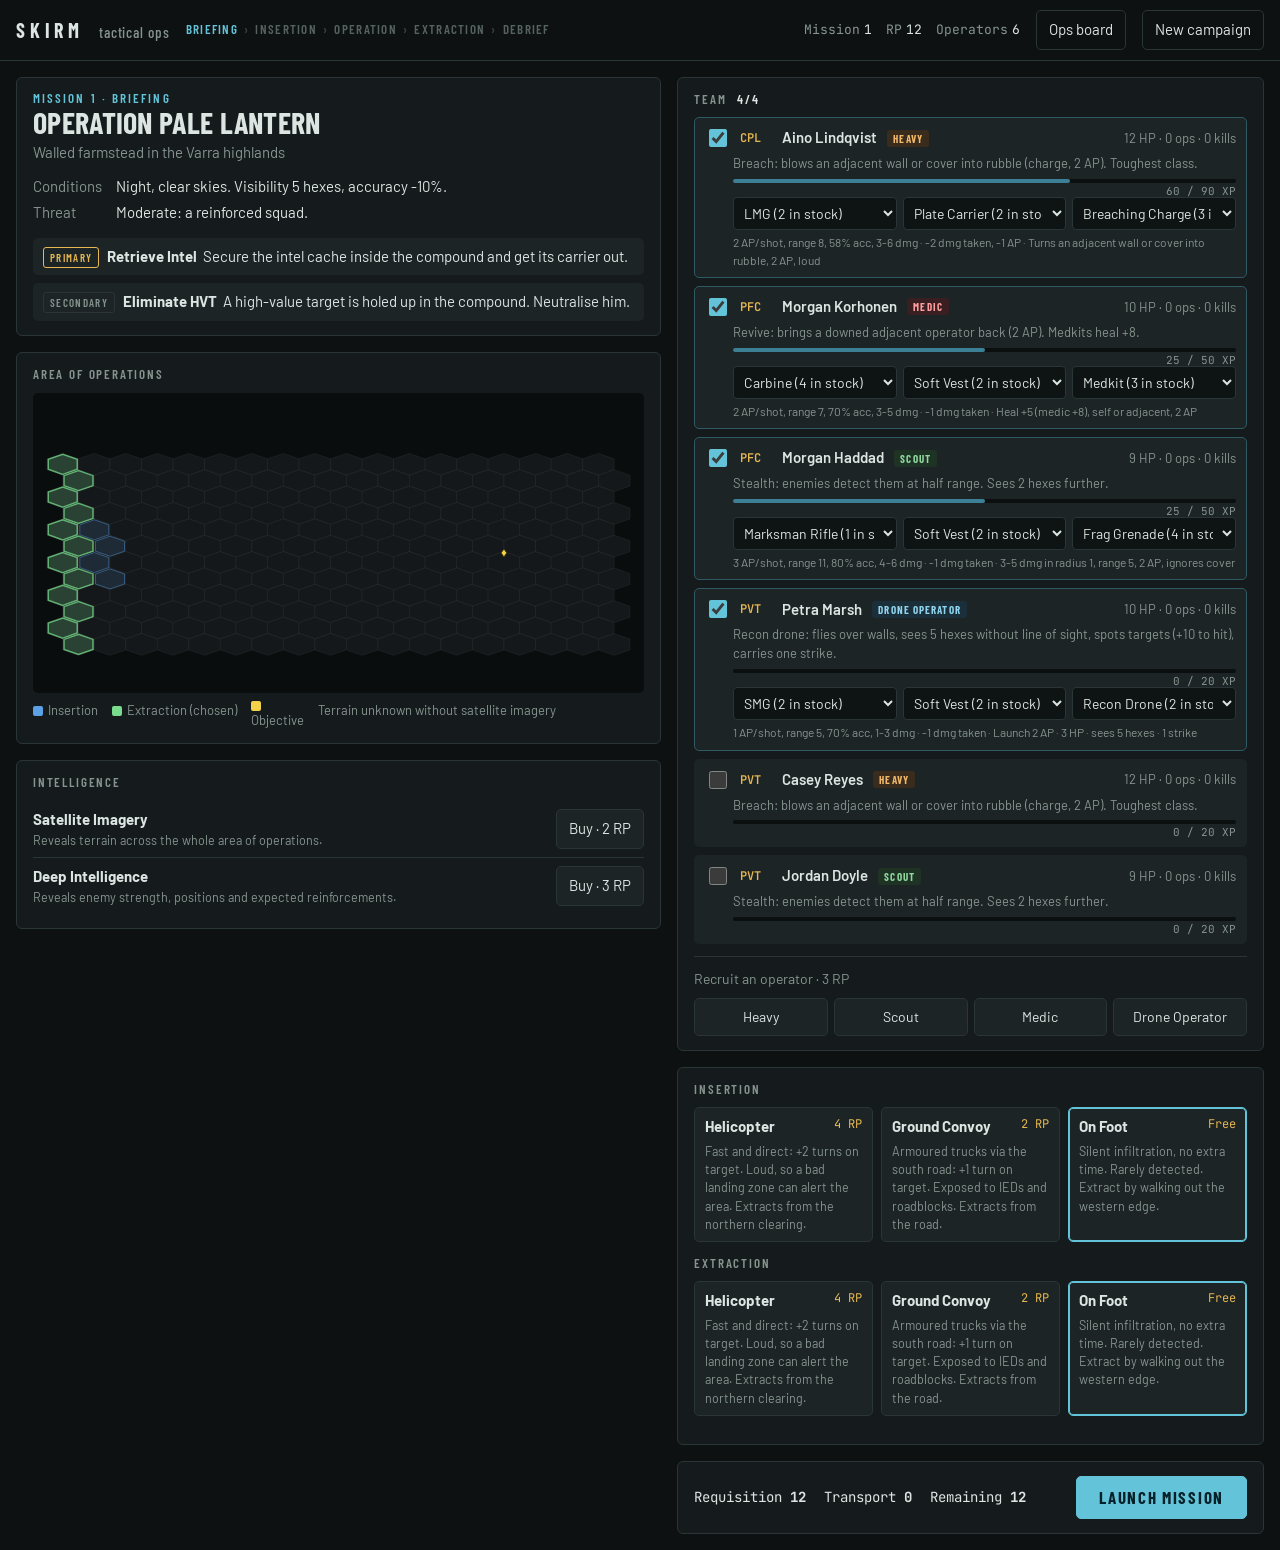
<file: OLD_HEX/index.html>
<!doctype html>
<html lang="en">
<head>
<meta charset="utf-8">
<meta name="viewport" content="width=device-width, initial-scale=1, viewport-fit=cover">
<title>SKIRM</title>
<meta name="claude:viewport-fit-sides" content="cover">
<link rel="preconnect" href="https://fonts.googleapis.com">
<link rel="preconnect" href="https://fonts.gstatic.com" crossorigin>
<link rel="stylesheet" href="https://fonts.googleapis.com/css2?family=Barlow+Condensed:wght@500;600;700&family=Barlow:wght@400;500;600&family=JetBrains+Mono:wght@400;600&display=swap">
<style>
/* Layout: field-terminal UI. Sticky command bar, phase screens below; tactical = map + order panel (stacked on phones). */
:root {
  --bg: #0d1112;
  --panel: #151b1c;
  --panel-2: #1c2425;
  --line: #2a3537;
  --fg: #dde5e3;
  --muted: #86948f;
  --accent: #63c3d8;
  --accent-ink: #052129;
  --ok: #73d08c;
  --warn: #e3c351;
  --bad: #e2645b;
  --gold: #e6b752;
  --toast-bg: #2b1614;
  --toast-fg: #ffd9d4;
  --display: "Barlow Condensed", "Arial Narrow", "Roboto Condensed", sans-serif;
  --body: "Barlow", "Segoe UI", system-ui, sans-serif;
  --mono: "JetBrains Mono", ui-monospace, Consolas, monospace;
  --radius: 6px;
  color-scheme: dark;
}
* { box-sizing: border-box; }
:root { padding-top: env(safe-area-inset-top, 0px); padding-bottom: env(safe-area-inset-bottom, 0px); }
body { margin: 0; }
[hidden] { display: none !important; }
html, body { height: 100%; }
body { background: var(--bg); color: var(--fg); font: 15px/1.45 var(--body); }
body::before { content: ""; position: fixed; inset: 0 0 auto; height: env(safe-area-inset-top, 0px); z-index: 10; background: var(--bg); }
#app { min-height: 100%; display: flex; flex-direction: column; }
h1 { font: 700 30px/1.05 var(--display); letter-spacing: 0.01em; margin: 2px 0 4px; text-wrap: balance; text-transform: uppercase; }
h3 { font: 600 13px/1.2 var(--display); text-transform: uppercase; letter-spacing: 0.14em; color: var(--muted); margin: 0 0 10px; }
small, .muted { color: var(--muted); }
button, select, input { font: inherit; }
:focus-visible { outline: 2px solid var(--accent); outline-offset: 2px; }

.top {
  position: sticky; top: env(safe-area-inset-top, 0px); z-index: 5;
  display: flex; align-items: center; gap: 16px; flex-wrap: wrap;
  padding-block: 10px; padding-left: max(16px, env(safe-area-inset-left, 0px)); padding-right: max(16px, env(safe-area-inset-right, 0px));
  background: var(--bg); border-bottom: 1px solid var(--line);
}
.brand { font: 700 20px/1 var(--display); letter-spacing: 0.24em; }
.brand span { font-weight: 500; letter-spacing: 0.06em; color: var(--muted); margin-left: 6px; font-size: 15px; }
.phases { display: flex; gap: 6px; align-items: center; flex: 1; font: 600 13px/1 var(--display); text-transform: uppercase; letter-spacing: 0.1em; min-width: 0; }
.phases span { color: #56625f; }
.phases span.done { color: var(--muted); }
.phases span.on { color: var(--accent); }
.phases i { color: #3a4644; font-style: normal; }
.stats { display: flex; gap: 14px; font: 13px var(--mono); font-variant-numeric: tabular-nums; }
.stats b { color: var(--muted); font-weight: 400; margin-right: 4px; }

main { flex: 1; min-height: 0; padding-block: 16px; padding-left: max(16px, env(safe-area-inset-left, 0px)); padding-right: max(16px, env(safe-area-inset-right, 0px)); }

.card { background: var(--panel); border: 1px solid var(--line); border-radius: var(--radius); padding: 14px 16px; min-width: 0; }
.eyebrow { font: 600 13px/1 var(--display); text-transform: uppercase; letter-spacing: 0.16em; color: var(--accent); }
.btn { background: var(--panel-2); color: var(--fg); border: 1px solid var(--line); border-radius: 5px; padding: 8px 12px; cursor: pointer; touch-action: manipulation; }
.btn:hover:not(:disabled) { border-color: #4b5b58; }
.btn:disabled { opacity: 0.4; cursor: not-allowed; }
.btn.primary { background: var(--accent); color: var(--accent-ink); border-color: var(--accent); font-weight: 600; }
.btn.danger { color: var(--bad); }
.btn.armed { border-color: var(--gold); color: var(--gold); }
.btn.ghost { background: transparent; }
.btn.big { padding: 12px 22px; font: 700 17px/1 var(--display); text-transform: uppercase; letter-spacing: 0.1em; }
.chip { display: inline-block; font: 600 12px/1 var(--display); padding: 4px 8px; border-radius: 99px; border: 1px solid currentColor; text-transform: uppercase; letter-spacing: 0.1em; white-space: nowrap; }
.chip.ok { color: var(--ok); } .chip.warn { color: var(--warn); } .chip.bad { color: var(--bad); }
.chip.gold, .gold { color: var(--gold); font-style: normal; }
#toast {
  position: fixed; left: 50%; transform: translateX(-50%); bottom: calc(18px + env(safe-area-inset-bottom, 0px)); z-index: 50;
  background: var(--toast-bg); color: var(--toast-fg); border: 1px solid var(--bad); padding: 10px 16px; border-radius: 6px; max-width: min(90vw, 560px);
}

/* briefing */
.briefing { display: grid; grid-template-columns: minmax(0, 1.1fr) minmax(0, 1fr); gap: 16px; max-width: 1400px; margin: 0 auto; }
.col { display: flex; flex-direction: column; gap: 16px; min-width: 0; }
.area { color: var(--muted); margin: 0 0 12px; }
.facts { display: grid; grid-template-columns: max-content 1fr; gap: 4px 14px; margin: 0 0 14px; }
.facts dt { color: var(--muted); } .facts dd { margin: 0; }
.objectives { list-style: none; padding: 0; margin: 0; display: grid; gap: 8px; }
.objectives li { background: var(--panel-2); padding: 8px 10px; border-radius: 5px; }
.objectives b { margin-right: 6px; }
.tag { font: 600 11px/1 var(--display); text-transform: uppercase; letter-spacing: 0.12em; color: var(--muted); border: 1px solid var(--line); border-radius: 3px; padding: 3px 6px; margin-right: 8px; }
.tag.primary { color: var(--gold); border-color: var(--gold); }
.preview-wrap { height: 300px; background: #0a0d0e; border-radius: 5px; overflow-x: auto; }
#preview { width: 100%; min-width: 520px; height: 100%; display: block; }
.legend { display: flex; flex-wrap: wrap; gap: 6px 14px; margin-top: 8px; font-size: 13px; color: var(--muted); }
.legend span { white-space: nowrap; }
.sw { display: inline-block; width: 10px; height: 10px; border-radius: 2px; margin-right: 5px; vertical-align: -1px; }
.sw.ins { background: rgb(92,160,230); } .sw.ext { background: rgb(120,220,140); } .sw.obj { background: #f2d14b; } .sw.foe { background: var(--bad); border-radius: 50%; }
.intel-row { display: flex; justify-content: space-between; align-items: center; gap: 12px; padding: 8px 0; border-top: 1px solid var(--line); }
.intel-row:first-of-type { border-top: 0; }
.intel-row small { display: block; }
.humint { margin-top: 8px; padding: 10px; background: #261816; border: 1px solid #4b2825; border-radius: 5px; display: grid; gap: 4px; }
.count { color: var(--fg); margin-left: 6px; }
.roster { display: grid; gap: 8px; }
.op { background: var(--panel-2); border: 1px solid transparent; border-radius: 5px; padding: 8px 10px; }
.op.on { border-color: #2f5a63; } .op.off { opacity: 0.55; }
.op-head { display: flex; align-items: center; gap: 10px; cursor: pointer; flex-wrap: wrap; }
.op-head input { accent-color: var(--accent); width: 18px; height: 18px; }
.rank { font: 600 12px var(--mono); color: var(--gold); min-width: 32px; }
.name { font-weight: 600; }
.op .meta { color: var(--muted); font-size: 13px; margin-left: auto; }
.xp { position: relative; height: 4px; background: #0b0f10; border-radius: 2px; margin: 6px 0 14px 28px; }
.xp i { position: absolute; inset: 0 auto 0 0; background: #3b8095; border-radius: 2px; }
.xp small { position: absolute; right: 0; top: 5px; font: 11px var(--mono); }
.loadout { display: grid; grid-template-columns: repeat(3, minmax(0, 1fr)); gap: 6px; margin: 0 0 4px 28px; }
.loadout select { background: #0e1314; color: var(--fg); border: 1px solid var(--line); border-radius: 4px; padding: 6px; font-size: 14px; min-width: 0; width: 100%; }
.loadout-hint { margin-left: 28px; font-size: 12px; color: var(--muted); }
.fallen { margin-top: 10px; font-size: 13px; color: var(--muted); font-style: italic; }
.cls { display: inline-block; font: 700 11px/1 var(--display); text-transform: uppercase; letter-spacing: 0.1em; padding: 3px 6px; border-radius: 3px; background: var(--cls-bg); color: var(--cls-fg); white-space: nowrap; }
.cls-heavy { --cls-bg: #3a2c1d; --cls-fg: #f0b86a; }
.cls-scout { --cls-bg: #1f3324; --cls-fg: #8fd9a0; }
.cls-medic { --cls-bg: #3a1f22; --cls-fg: #ff9e9e; }
.cls-drone { --cls-bg: #1b2f3a; --cls-fg: #8fd3ec; }
.ability { margin: 4px 0 0 28px; font-size: 13px; color: var(--muted); }
.recruit { margin-top: 12px; padding-top: 12px; border-top: 1px solid var(--line); display: grid; gap: 8px; font-size: 14px; color: var(--muted); }
.recruit-btns, .class-pick { display: grid; grid-template-columns: repeat(auto-fit, minmax(130px, 1fr)); gap: 6px; }
.class-card { display: grid; gap: 6px; justify-items: start; text-align: left; }
.class-card small { font-size: 12.5px; }
.vehicles { display: grid; grid-template-columns: repeat(3, minmax(0, 1fr)); gap: 8px; margin-bottom: 14px; }
.veh { background: var(--panel-2); border: 1px solid var(--line); border-radius: 5px; padding: 8px 10px; cursor: pointer; display: grid; gap: 4px; align-content: start; }
.veh.on { border-color: var(--accent); box-shadow: inset 0 0 0 1px var(--accent); }
.veh input { position: absolute; opacity: 0; pointer-events: none; }
.veh-head { display: flex; justify-content: space-between; gap: 6px; }
.veh .cost { font: 12px var(--mono); color: var(--gold); }
.veh small { font-size: 12.5px; }
.launch { display: flex; align-items: center; justify-content: space-between; gap: 16px; flex-wrap: wrap; }
.budget { display: flex; gap: 18px; font: 14px var(--mono); font-variant-numeric: tabular-nums; flex-wrap: wrap; }
.budget .bad { color: var(--bad); }

/* reports */
.report { max-width: 720px; margin: 24px auto; padding: 24px 28px; }
.narrative { padding-left: 20px; margin: 18px 0 26px; display: grid; gap: 10px; font-size: 16px; }
.narrative li { animation: reveal 0.5s both; }
.narrative li.bad { color: #ffb6ae; }
@keyframes reveal { from { opacity: 0.15; transform: translateY(4px); } to { opacity: 1; transform: none; } }

/* tactical */
.tactical { display: grid; grid-template-columns: minmax(0, 1fr) 320px; gap: 12px; height: calc(100dvh - 112px - env(safe-area-inset-top, 0px) - env(safe-area-inset-bottom, 0px)); min-height: 480px; }
.board { position: relative; min-height: 0; min-width: 0; border-radius: var(--radius); background: radial-gradient(ellipse at center, #161c1d 0%, #0a0d0e 75%); border: 1px solid var(--line); overflow: hidden; }
.board-scroll { position: absolute; inset: 0; overflow: auto; -webkit-overflow-scrolling: touch; }
#board { width: 100%; height: 100%; display: block; cursor: crosshair; }
.hud { position: absolute; top: 10px; left: 12px; display: flex; gap: 8px; align-items: center; font: 14px var(--mono); pointer-events: none; flex-wrap: wrap; }
.hud .turn b { color: var(--accent); }
.hint { position: absolute; bottom: 10px; left: 12px; right: 12px; color: #b6c1be; font-size: 14px; pointer-events: none; text-shadow: 0 1px 3px #000; }
.banner { position: absolute; top: 44px; left: 50%; transform: translateX(-50%); background: rgba(60,18,16,0.94); border: 1px solid var(--bad); color: var(--toast-fg); padding: 8px 16px; border-radius: 5px; font-weight: 600; animation: reveal 0.25s; max-width: 90%; text-align: center; pointer-events: none; }
.side { display: flex; flex-direction: column; gap: 12px; overflow-y: auto; min-height: 0; }
.obj { display: flex; gap: 10px; align-items: flex-start; padding: 4px 0; }
.obj small { display: block; }
.obj .mark { width: 16px; text-align: center; }
.obj.done .mark, .obj.progress .mark { color: var(--ok); }
.obj.failed .mark, .obj.failed b { color: var(--bad); }
.sq { display: grid; grid-template-columns: 1fr 70px auto; align-items: center; gap: 10px; width: 100%; text-align: left; background: var(--panel-2); border: 1px solid transparent; color: var(--fg); border-radius: 5px; padding: 8px 9px; margin-bottom: 6px; cursor: pointer; touch-action: manipulation; }
.sq.on { border-color: var(--accent); }
.sq.uav { margin-left: 14px; width: calc(100% - 14px); }
.sq.downed { cursor: default; opacity: 0.85; border-color: #4b2825; }
.sq .name .cls { margin-right: 4px; }
.bar { height: 5px; background: #0a0d0e; border-radius: 3px; overflow: hidden; }
.bar i { display: block; height: 100%; background: var(--ok); }
.pips { font-size: 10px; letter-spacing: 1px; color: var(--accent); }
.unit-stats { display: flex; flex-wrap: wrap; gap: 6px 14px; margin-bottom: 12px; font-size: 14px; }
.orders { display: grid; grid-template-columns: 1fr 1fr; gap: 6px; }
.orders.end { margin-top: 8px; }
.log { flex: 1; min-height: 150px; display: flex; flex-direction: column; }
.log ol { list-style: none; margin: 0; padding: 0; overflow-y: auto; font-size: 13.5px; flex: 1; max-height: 320px; }
.log li { padding: 3px 0; border-bottom: 1px solid #1c2425; color: #b6c1be; }
.log .ev-turn { color: var(--accent); font-weight: 600; padding-top: 8px; }
.log .ev-alert, .log .ev-down { color: #ffb6ae; } .log .ev-kill { color: var(--bad); } .log .ev-intel { color: var(--gold); }
.log .ev-exfil, .log .ev-heal { color: var(--ok); }

/* debrief */
.debrief { max-width: 960px; margin: 0 auto; display: grid; gap: 16px; }
.verdict { display: inline-block; margin: 10px 0; padding: 6px 14px; border-radius: 5px; font: 700 18px/1 var(--display); text-transform: uppercase; letter-spacing: 0.14em; }
.verdict.ok { background: #13301e; color: var(--ok); } .verdict.bad { background: #341715; color: var(--bad); }
.obj-results { list-style: none; padding: 0; display: grid; gap: 4px; }
.obj-results span { display: inline-block; width: 20px; }
.obj-results .ok span { color: var(--ok); } .obj-results .bad span { color: var(--bad); }
.table-wrap { overflow-x: auto; }
.personnel { width: 100%; border-collapse: collapse; font-variant-numeric: tabular-nums; }
.personnel th, .personnel td { text-align: left; padding: 7px 8px; border-bottom: 1px solid var(--line); white-space: nowrap; }
.personnel th { color: var(--muted); font-weight: 500; font-size: 13px; }
.personnel tr.lost td { color: var(--bad); }
.split { display: grid; grid-template-columns: repeat(auto-fit, minmax(220px, 1fr)); gap: 16px; }
.split ul { margin: 0; padding-left: 18px; }
.debrief > .btn { justify-self: end; }

@media (max-width: 980px) {
  .briefing { grid-template-columns: 1fr; }
  .vehicles { grid-template-columns: 1fr; }
  .tactical { grid-template-columns: 1fr; height: auto; min-height: 0; }
  .board { height: 58vh; min-height: 340px; }
  #board { min-width: 760px; }
  .side { overflow: visible; }
  .phases { display: none; }
  .launch { flex-direction: column; align-items: stretch; }
}
@media (max-width: 520px) {
  .loadout { grid-template-columns: 1fr; }
  .stats { gap: 10px; font-size: 12px; }
  h1 { font-size: 26px; }
}
@media (prefers-reduced-motion: reduce) {
  .narrative li, .banner { animation: none; }
}
</style>

</head>
<body>
<div id="app">
  <header class="top">
    <div class="brand">SKIRM <span>tactical ops</span></div>
    <nav class="phases" id="phases" aria-label="Mission phase"></nav>
    <div class="stats" id="stats"></div>
    <a class="btn ghost" href="../index.html" style="text-decoration:none">Ops board</a>
    <button id="btn-new" class="btn ghost" type="button">New campaign</button>
  </header>
  <main id="view"><p class="muted">Loading command terminal…</p></main>
</div>
<div id="toast" role="status" hidden></div>

<script>
'use strict';
(() => {
// =====================================================================================
// RULES DATA: every balance number lives in these tables.
// =====================================================================================
const ITEMS = {
  CARBINE: { slot: 'WEAPON', label: 'Carbine', w: { ap: 2, range: 7, acc: 70, min: 3, max: 5 } },
  SMG: { slot: 'WEAPON', label: 'SMG', w: { ap: 1, range: 5, acc: 70, min: 1, max: 3 } },
  DMR: { slot: 'WEAPON', label: 'Marksman Rifle', w: { ap: 3, range: 11, acc: 80, min: 4, max: 6 } },
  LMG: { slot: 'WEAPON', label: 'LMG', w: { ap: 2, range: 8, acc: 58, min: 3, max: 6 } },
  AK: { slot: 'WEAPON', label: 'AK Rifle', w: { ap: 2, range: 7, acc: 62, min: 3, max: 5 } },
  VEST: { slot: 'ARMOR', label: 'Soft Vest', dr: 1, apPen: 0 },
  PLATE: { slot: 'ARMOR', label: 'Plate Carrier', dr: 2, apPen: 1 },
  MEDKIT: { slot: 'UTILITY', label: 'Medkit' },
  FRAG: { slot: 'UTILITY', label: 'Frag Grenade' },
  BREACH: { slot: 'UTILITY', label: 'Breaching Charge' },
  DRONE: { slot: 'UTILITY', label: 'Recon Drone' },
};
const TER = {
  OPEN: { mc: 1, pass: true }, ROAD: { mc: 1, pass: true }, ROUGH: { mc: 2, pass: true },
  LOW_COVER: { cover: 30 }, WALL: { cover: 40, block: true }, WATER: {},
};
const VEH = {
  HELO: { label: 'Helicopter', cost: 4, risk: 25, turns: 2, desc: 'Fast and direct: +2 turns on target. Loud, so a bad landing zone can alert the area. Extracts from the northern clearing.' },
  GROUND: { label: 'Ground Convoy', cost: 2, risk: 20, turns: 1, desc: 'Armoured trucks via the south road: +1 turn on target. Exposed to IEDs and roadblocks. Extracts from the road.' },
  FOOT: { label: 'On Foot', cost: 0, risk: 10, turns: 0, desc: 'Silent infiltration, no extra time. Rarely detected. Extract by walking out the western edge.' },
};
const INTEL = {
  SATELLITE: { label: 'Satellite Imagery', cost: 2, desc: 'Reveals terrain across the whole area of operations.' },
  HUMINT: { label: 'Deep Intelligence', cost: 3, desc: 'Reveals enemy strength, positions and expected reinforcements.' },
};
const OBJ = {
  RETRIEVE_INTEL: { label: 'Retrieve Intel', desc: 'Secure the intel cache inside the compound and get its carrier out.' },
  ELIMINATE_HVT: { label: 'Eliminate HVT', desc: 'A high-value target is holed up in the compound. Neutralise him.' },
  NO_CASUALTIES: { label: 'Leave No One', desc: 'Bring every operator home alive.' },
  UNDETECTED: { label: 'Ghost', desc: 'Complete the operation without the enemy ever raising the alarm.' },
};
const RANKS = [['PVT', 'Private', 0], ['PFC', 'Private First Class', 20], ['CPL', 'Corporal', 50], ['SGT', 'Sergeant', 90], ['SSG', 'Staff Sergeant', 140], ['LT', 'Lieutenant', 200]];
const MAX_TEAM = 4, BASE_TURNS = 12, GR_RANGE = 5, GR_AP = 2, MK_AP = 2, MK_HEAL = 5, COLS = 18, ROWS = 12;
const MEDIC_HEAL = 8, BLEED_TURNS = 2, REVIVE_AP = 2, REVIVE_HP = 3, BREACH_AP = 2;
const DRONE_LAUNCH_AP = 2, DRONE_HP = 3, DRONE_AP = 4, DRONE_VISION = 5, DRONE_TETHER = 8, STRIKE_AP = 2, STRIKE_RANGE = 3;
const RECRUIT_COST = 3, ROSTER_MIN = 6, ROSTER_MAX = 8;
// Class = permanent role fixed at recruitment. Gear lists are what the class may carry, in default-pick order.
const CLASSES = {
  HEAVY: { label: 'Heavy', letter: 'H', hp: 12, weapons: ['LMG', 'CARBINE', 'AK'], armor: ['PLATE', 'VEST'], utility: ['BREACH', 'FRAG'],
    ability: 'Breach: blows an adjacent wall or cover into rubble (charge, 2 AP). Toughest class.' },
  SCOUT: { label: 'Scout', letter: 'S', hp: 9, weapons: ['DMR', 'SMG', 'CARBINE', 'AK'], armor: ['VEST'], utility: ['FRAG', 'MEDKIT'],
    ability: 'Stealth: enemies detect them at half range. Sees 2 hexes further.' },
  MEDIC: { label: 'Medic', letter: 'M', hp: 10, weapons: ['CARBINE', 'SMG', 'AK'], armor: ['VEST'], utility: ['MEDKIT'],
    ability: `Revive: brings a downed adjacent operator back (${REVIVE_AP} AP). Medkits heal +${MEDIC_HEAL}.` },
  DRONE: { label: 'Drone Operator', letter: 'D', hp: 10, weapons: ['SMG', 'CARBINE', 'AK'], armor: ['VEST'], utility: ['DRONE', 'FRAG'],
    ability: 'Recon drone: flies over walls, sees 5 hexes without line of sight, spots targets (+10 to hit), carries one strike.' },
};
const ADJ = ['Silent', 'Iron', 'Broken', 'Pale', 'Crimson', 'Hollow', 'Distant', 'Bitter', 'Northern', 'Sudden'];
const NOUN = ['Harrier', 'Lantern', 'Anvil', 'Meridian', 'Thicket', 'Sparrow', 'Bastion', 'Ember', 'Gauntlet', 'Kestrel'];
const AREAS = ['Walled farmstead in the Varra highlands', "Abandoned pumping station on the Dry Fork", "Smuggler's waystation near the Kessel border crossing", 'Fortified orchard outside the town of Ostrow', 'Derelict customs post in the Saltmarsh lowlands'];
const FIRST = ['Alex', 'Sam', 'Jordan', 'Riley', 'Casey', 'Morgan', 'Niko', 'Tariq', 'Elena', 'Mika', 'Jonas', 'Aino', 'Viktor', 'Lena', 'Omar', 'Petra', 'Dario', 'Iris', 'Kai', 'Sasha'];
const LAST = ['Hale', 'Korhonen', 'Reyes', 'Novak', 'Brandt', 'Okafor', 'Lindqvist', 'Marsh', 'Varga', 'Sato', 'Kowalski', 'Moreau', 'Haddad', 'Petrov', 'Quinn', 'Aalto', 'Ferreira', 'Doyle', 'Ivanova', 'Kerr'];

const rankIdx = (xp) => { let i = 0; RANKS.forEach((r, k) => { if (xp >= r[2]) i = k; }); return i; };
const nextXp = (xp) => { const i = rankIdx(xp); return i + 1 < RANKS.length ? RANKS[i + 1][2] : -1; };
const vision = (e) => Math.max(3, { DAY: 8, DUSK: 7, NIGHT: 5 }[e.time] - { CLEAR: 0, RAIN: 1, FOG: 3 }[e.weather]);
const accMod = (e) => ({ DAY: 0, DUSK: -5, NIGHT: -10 })[e.time] + (e.weather === 'RAIN' ? -5 : 0);
const compFactor = (e) => ({ DAY: 1, DUSK: 0.8, NIGHT: 0.6 })[e.time];
const envSummary = (e) => `${{ DAY: 'Daylight', DUSK: 'Dusk', NIGHT: 'Night' }[e.time]}, ${{ CLEAR: 'clear skies', RAIN: 'heavy rain', FOG: 'dense fog' }[e.weather]}. Visibility ${vision(e)} hexes${accMod(e) ? `, accuracy ${accMod(e)}%` : ''}.`;
function itemSummary(id) {
  const it = ITEMS[id];
  if (it.w) return `${it.w.ap} AP/shot, range ${it.w.range}, ${it.w.acc}% acc, ${it.w.min}-${it.w.max} dmg`;
  if (it.slot === 'ARMOR') return `-${it.dr} dmg taken${it.apPen ? `, -${it.apPen} AP` : ''}`;
  return {
    MEDKIT: `Heal +${MK_HEAL} (medic +${MEDIC_HEAL}), self or adjacent, ${MK_AP} AP`,
    FRAG: `3-5 dmg in radius 1, range ${GR_RANGE}, ${GR_AP} AP, ignores cover`,
    BREACH: `Turns an adjacent wall or cover into rubble, ${BREACH_AP} AP, loud`,
    DRONE: `Launch ${DRONE_LAUNCH_AP} AP · ${DRONE_HP} HP · sees ${DRONE_VISION} hexes · 1 strike`,
  }[id];
}

// =====================================================================================
// HEX MATH (axial, pointy-top) and seeded RNG
// =====================================================================================
const DIRS = [[1, 0], [1, -1], [0, -1], [-1, 0], [-1, 1], [0, 1]];
const K = (h) => h.q + ',' + h.r;
const unK = (k) => { const i = k.indexOf(','); return { q: +k.slice(0, i), r: +k.slice(i + 1) }; };
const nb = (h, d) => ({ q: h.q + DIRS[d][0], r: h.r + DIRS[d][1] });
const nbs = (h) => DIRS.map((_, d) => nb(h, d));
const dist = (a, b) => (Math.abs(a.q - b.q) + Math.abs(a.r - b.r) + Math.abs(a.q + a.r - b.q - b.r)) / 2;
const eq = (a, b) => !!a && !!b && a.q === b.q && a.r === b.r;
const fromOff = (c, r) => ({ q: c - ((r - (r & 1)) >> 1), r });
const colOf = (h) => h.q + ((h.r - (h.r & 1)) >> 1);
function cround(fq, fr, fs) {
  let q = Math.round(fq), r = Math.round(fr);
  const s = Math.round(fs), dq = Math.abs(q - fq), dr = Math.abs(r - fr), ds = Math.abs(s - fs);
  if (dq > dr && dq > ds) q = -r - s; else if (dr > ds) r = -q - s;
  return { q: q + 0, r: r + 0 };
}
function hexLine(a, b) {
  const n = dist(a, b), out = [];
  const aq = a.q + 1e-6, ar = a.r + 1e-6, as = -a.q - a.r - 2e-6, bq = b.q + 1e-6, br = b.r + 1e-6, bs = -b.q - b.r - 2e-6;
  for (let i = 0; i <= n; i++) { const t = n ? i / n : 0; out.push(cround(aq + (bq - aq) * t, ar + (br - ar) * t, as + (bs - as) * t)); }
  return out;
}
let G = null; // the whole save game: plain JSON
function rnd() { // mulberry32, state kept in the save so reloads stay deterministic
  let t = (G.rs = (G.rs + 0x6D2B79F5) | 0);
  t = Math.imul(t ^ (t >>> 15), t | 1);
  t ^= t + Math.imul(t ^ (t >>> 7), t | 61);
  return ((t ^ (t >>> 14)) >>> 0) / 4294967296;
}
const range = (lo, hi) => lo + Math.floor(rnd() * (hi - lo + 1));
const chance = (p) => rnd() * 100 < p;
const pick = (a) => a[Math.floor(rnd() * a.length)];

class Rule extends Error {}
const fail = (m) => { throw new Rule(m); };

// =====================================================================================
// CAMPAIGN + MISSION GENERATION
// =====================================================================================
function newCampaign(seed) {
  G = { v: 2, rs: seed | 0, phase: 'BRIEFING', rp: 12, flown: 0, nextSid: 1, roster: [], used: {}, recruits: 0,
    armory: { CARBINE: 4, SMG: 2, DMR: 1, LMG: 2, AK: 0, VEST: 4, PLATE: 2, MEDKIT: 3, FRAG: 4, BREACH: 3, DRONE: 2 },
    mission: null, battle: null, debrief: null };
  [[60, 'HEAVY'], [25, 'MEDIC'], [25, 'SCOUT'], [0, 'DRONE'], [0, 'HEAVY'], [0, 'SCOUT']].forEach(([xp, cls]) => recruit(xp, cls));
  beginBriefing();
}
function recruit(xp, cls) {
  let name;
  do name = pick(FIRST) + ' ' + pick(LAST); while (G.used[name]);
  G.used[name] = 1;
  const s = { id: G.nextSid++, name, cls, xp, kills: 0, missions: 0, recovery: 0, alive: true };
  G.roster.push(s);
  return s;
}
const soldier = (id) => G.roster.find((s) => s.id === id);
const available = (s) => s.alive && s.recovery === 0;

function beginBriefing() {
  for (const s of G.roster) if (s.recovery > 0) s.recovery--;
  G.mission = genMission(G.flown + 1);
  G.battle = null;
  G.debrief = null;
  G.phase = 'BRIEFING';
}

function genMission(n) {
  const codename = 'Operation ' + pick(ADJ) + ' ' + pick(NOUN);
  const area = pick(AREAS);
  const env = { time: pick(['DAY', 'DUSK', 'NIGHT']), weather: chance(60) ? 'CLEAR' : chance(50) ? 'RAIN' : 'FOG' };
  const primary = chance(50) ? 'RETRIEVE_INTEL' : 'ELIMINATE_HVT';
  const secondary = pick(Object.keys(OBJ).filter((o) => o !== primary));
  const map = genMap();
  const hvt = primary === 'ELIMINATE_HVT' || secondary === 'ELIMINATE_HVT';
  const spawns = placeEnemies(map, n, hvt);
  let rTurn = 0, rCount = 0;
  if (chance(55)) { rTurn = range(5, 8); rCount = range(2, 3); }
  return { n, codename, area, env, primary, secondary, map, spawns, rTurn, rCount, intel: [], team: [], loadouts: {}, ins: null, ext: null, insReport: [], extReport: [] };
}
const hasObj = (m, t) => m.primary === t || m.secondary === t;
const threat = (m) => m.spawns.length <= 5 ? 'Light: a squad-sized element.' : m.spawns.length <= 7 ? 'Moderate: a reinforced squad.' : 'Heavy: platoon-strength presence.';

function genMap() {
  for (let i = 0; i < 100; i++) { const m = tryMap(); if (connected(m)) return m; }
  throw new Error('Map generation failed');
}
function tryMap() {
  const m = { cols: COLS, rows: ROWS, t: {}, hexes: [], ins: [], ext: {}, interior: [], obj: null };
  for (let r = 0; r < ROWS; r++) for (let c = 0; c < COLS; c++) { const h = fromOff(c, r); m.t[K(h)] = 'OPEN'; m.hexes.push(h); }
  const set = (h, t) => { if (m.t[K(h)]) m.t[K(h)] = t; };
  const blob = (t, extra, c, r) => {
    const s = fromOff(c, r);
    if (m.t[K(s)] !== 'OPEN') return;
    set(s, t);
    const cells = [s];
    for (let i = 0; i < extra; i++) { const x = pick(nbs(pick(cells))); if (m.t[K(x)] === 'OPEN') { set(x, t); cells.push(x); } }
  };
  for (let i = 0; i < 7; i++) blob('ROUGH', range(2, 4), range(2, COLS - 2), range(0, ROWS - 1));
  if (chance(50)) blob('WATER', range(1, 2), range(4, 8), range(2, ROWS - 3));
  for (let i = 0; i < 2; i++) {
    let h = fromOff(range(4, 9), range(1, ROWS - 2));
    const d = range(0, 5), len = range(2, 3);
    for (let j = 0; j < len; j++) { if (m.t[K(h)] === 'OPEN') set(h, 'WALL'); h = nb(h, d); }
  }
  for (let i = 0; i < 12; i++) blob('LOW_COVER', range(0, 1), range(2, COLS - 2), range(0, ROWS - 1));

  // Walled compound holding the objective.
  const cw = range(4, 5), ch = range(4, 5), c0 = range(10, COLS - cw - 1), r0 = range(3, ROWS - ch - 3);
  const perimeter = [];
  for (let r = r0; r < r0 + ch; r++) for (let c = c0; c < c0 + cw; c++) {
    const h = fromOff(c, r), ec = c === c0 || c === c0 + cw - 1, er = r === r0 || r === r0 + ch - 1;
    if (ec || er) { set(h, 'WALL'); if (!(ec && er)) perimeter.push(h); } else { set(h, 'OPEN'); m.interior.push(K(h)); }
  }
  const doors = range(2, 3);
  for (let i = 0; i < doors; i++) set(perimeter.splice(Math.floor(rnd() * perimeter.length), 1)[0], 'OPEN');
  m.obj = K(fromOff(c0 + (cw >> 1), r0 + (ch >> 1)));
  const crate = pick(m.interior.filter((k) => k !== m.obj));
  m.t[crate] = 'LOW_COVER';
  m.interior = m.interior.filter((k) => k !== crate);

  for (let c = 9; c < COLS; c++) set(fromOff(c, ROWS - 1), 'ROAD');
  for (let r = ROWS / 2 - 2; r <= ROWS / 2 + 1; r++) for (let c = 0; c <= 1; c++) { const h = fromOff(c, r); set(h, 'OPEN'); m.ins.push(K(h)); }
  const helo = [];
  for (let r = 0; r <= 1; r++) for (let c = 13; c <= 15; c++) { const h = fromOff(c, r); set(h, 'OPEN'); helo.push(K(h)); }
  const ground = [];
  for (let c = 13; c < COLS; c++) ground.push(K(fromOff(c, ROWS - 1)));
  const foot = [];
  for (let r = 0; r < ROWS; r++) { const h = fromOff(0, r); if (TER[m.t[K(h)]].pass) foot.push(K(h)); }
  m.ext = { HELO: helo, GROUND: ground, FOOT: foot };
  return m;
}
function reachable(m, startKey) {
  const seen = new Set([startKey]), open = [unK(startKey)];
  while (open.length) {
    const h = open.pop();
    for (const x of nbs(h)) { const k = K(x), t = m.t[k]; if (t && TER[t].pass && !seen.has(k)) { seen.add(k); open.push(x); } }
  }
  return seen;
}
function connected(m) {
  const seen = reachable(m, m.ins[0]);
  return seen.has(m.obj) && m.ins.every((k) => seen.has(k)) && Object.values(m.ext).every((z) => z.some((k) => seen.has(k)));
}
function placeEnemies(m, n, hvt) {
  const reach = [...reachable(m, m.ins[0])].map(unK);
  const objH = unK(m.obj);
  const taken = new Set([m.obj]);
  const out = [];
  if (hvt) {
    const inner = m.interior.filter((k) => !taken.has(k));
    const k = inner.length ? pick(inner) : m.obj;
    taken.add(k);
    out.push({ h: unK(k), w: 'SMG', hvt: true });
  }
  const weapon = () => (chance(15 + n * 3) ? 'LMG' : 'AK');
  const near = reach.filter((h) => !taken.has(K(h)) && dist(h, objH) <= 3).sort((a, b) => dist(a, objH) - dist(b, objH) || a.q - b.q || a.r - b.r);
  for (let i = 0; i < 2 && i < near.length; i++) {
    const h = near[Math.min(near.length - 1, i * 2 + Math.floor(rnd() * 2))];
    if (!taken.has(K(h))) { taken.add(K(h)); out.push({ h, w: weapon(), hvt: false }); }
  }
  const ins = m.ins.map(unK), extAll = new Set(Object.values(m.ext).flat());
  const field = reach.filter((h) => colOf(h) >= 6 && !taken.has(K(h)) && ins.every((z) => dist(z, h) >= 7) && !extAll.has(K(h)));
  const want = Math.min(5 + ((n - 1) >> 1), 9) + (hvt ? 1 : 0);
  for (let tries = 0; out.length < want && tries < 400 && field.length; tries++) {
    const h = pick(field);
    if (taken.has(K(h)) || out.some((s) => dist(s.h, h) < 2)) continue;
    taken.add(K(h));
    out.push({ h, w: weapon(), hvt: false });
  }
  return out;
}

// =====================================================================================
// TACTICAL ENGINE: all rule checks live here. Commands throw Rule before mutating anything.
// =====================================================================================
let pending = []; // events produced by the current command, for animation
const M = () => G.mission.map;
const B = () => G.battle;
const terr = (h) => M().t[K(h)];
const passable = (h) => { const t = terr(h); return !!t && !!TER[t].pass; };
function los(a, b) {
  const l = hexLine(a, b);
  for (let i = 1; i < l.length - 1; i++) { const t = terr(l[i]); if (!t || TER[t].block) return false; }
  return true;
}
const onMap = (u) => u.hp > 0 && !u.exfil && !u.stranded && !u.missing; // active: can act and be targeted
const present = (u) => onMap(u) || u.downed;                              // physically on the map
const isDrone = (u) => u.kind === 'drone';
const maxAp = (u) => (isDrone(u) ? DRONE_AP : 4 - (u.armor ? ITEMS[u.armor].apPen : 0));
const gun = (u) => ITEMS[u.weapon].w;
const dr = (u) => (u.armor ? ITEMS[u.armor].dr : 0);
const unitById = (id) => B().units.find((u) => u.id === id);
const squad = () => B().units.filter((u) => u.side === 'P' && !isDrone(u)); // operators, not drones
const playerTargets = () => B().units.filter((u) => u.side === 'P' && onMap(u)); // what enemies can shoot
const droneUsable = (d) => onMap(d) && onMap(unitById(d.op));
const isVis = (h) => !!B().visible[K(h)];

function emit(e) {
  pending.push(e);
  const log = B().log;
  log.push(e);
  if (log.length > 120) log.splice(0, log.length - 120);
}

function makeBattle(m, team) {
  G.battle = { units: [], nextId: 1, turn: 1, limit: BASE_TURNS + VEH[m.ins].turns, alerted: false, over: false, hvtKilled: false,
    carrier: null, intelHex: hasObj(m, 'RETRIEVE_INTEL') ? m.map.obj : null, explored: {}, visible: {}, lastSeen: {}, log: [], ext: m.map.ext[m.ext] };
  const b = G.battle, lz = m.map.ins.map(unK);
  team.forEach((s, i) => {
    const l = m.loadouts[s.id];
    addUnit({ side: 'P', name: s.name, sid: s.id, cls: s.cls, maxHp: CLASSES[s.cls].hp, weapon: l.weapon, armor: l.armor, util: l.utility, hvt: false, acc: rankIdx(s.xp) * 3, h: lz[i] });
  });
  for (const sp of m.spawns) addUnit({ side: 'E', sid: null, maxHp: sp.hvt ? 6 : 7, weapon: sp.w, armor: null, util: null, hvt: sp.hvt, acc: 0, h: { ...sp.h } });
  if (m.intel.includes('SATELLITE')) for (const h of m.map.hexes) b.explored[K(h)] = 1;
  if (m.intel.includes('HUMINT')) for (const u of b.units) if (u.side === 'E') b.lastSeen[u.id] = K(u.h);
  recompute();
  emit({ type: 'turn', text: 'Turn 1. Team on the ground.' });
}
function addUnit(u) {
  const b = B();
  u.id = b.nextId++;
  if (u.side === 'E') u.name = u.hvt ? 'HVT' : (u.weapon === 'LMG' ? 'Gunner ' : 'Insurgent ') + u.id;
  Object.assign(u, { hp: u.maxHp, post: { ...u.h }, consumed: null, kills: 0, killedHvt: false, exfil: false, stranded: false, missing: false,
    downed: false, bleed: 0, revives: 0, droneId: null, droneLost: false });
  u.ap = maxAp(u);
  b.units.push(u);
  return u;
}

function recompute() {
  const b = B(), R = vision(G.mission.env), vis = {};
  for (const u of b.units) {
    if (u.side !== 'P' || !onMap(u)) continue;
    if (isDrone(u)) { for (const h of M().hexes) if (dist(u.h, h) <= DRONE_VISION) vis[K(h)] = 1; continue; } // overhead view ignores walls
    const r = R + (u.cls === 'SCOUT' ? 2 : 0);
    for (const h of M().hexes) if (dist(u.h, h) <= r && los(u.h, h)) vis[K(h)] = 1;
  }
  b.visible = vis;
  Object.assign(b.explored, vis);
  for (const e of b.units) {
    if (e.side !== 'E') continue;
    if (!onMap(e)) delete b.lastSeen[e.id];
    else if (vis[K(e.h)]) b.lastSeen[e.id] = K(e.h);
  }
}
const enemyVision = () => Math.max(2, vision(G.mission.env) - (B().alerted ? 0 : 2));
// Scouts and drones are hard to spot: detected at half range.
const enemySees = (from, to, target) => {
  const r = target && (target.cls === 'SCOUT' || isDrone(target)) ? Math.max(2, enemyVision() >> 1) : enemyVision();
  return dist(from, to) <= r && los(from, to);
};
const visibleEnemyIds = () => new Set(B().units.filter((e) => e.side === 'E' && onMap(e) && isVis(e.h)).map((e) => e.id));

// Ground units walk passable terrain and block each other; drones fly over anything, tethered to their operator.
const stepCost = (u, h) => (isDrone(u) ? 1 : TER[terr(h)].mc);
function reachOf(u, budget) {
  const fly = isDrone(u), op = fly ? unitById(u.op) : null;
  const occ = new Set(B().units.filter((o) => o !== u && present(o) && isDrone(o) === fly).map((o) => K(o.h)));
  const cost = { [K(u.h)]: 0 }, prev = {}, open = [{ h: u.h, c: 0 }];
  while (open.length) {
    let bi = 0;
    for (let i = 1; i < open.length; i++) if (open[i].c < open[bi].c) bi = i;
    const n = open.splice(bi, 1)[0];
    if (n.c > cost[K(n.h)]) continue;
    for (const x of nbs(n.h)) {
      const t = terr(x), xk = K(x);
      if (!t || occ.has(xk)) continue;
      if (fly ? dist(x, op.h) > DRONE_TETHER : !TER[t].pass) continue;
      const c = n.c + stepCost(u, x);
      if (c > budget || (cost[xk] !== undefined && c >= cost[xk])) continue;
      cost[xk] = c;
      prev[xk] = K(n.h);
      open.push({ h: x, c });
    }
  }
  return { origin: K(u.h), cost, prev };
}
function pathTo(reach, dest) {
  const out = [];
  for (let k = K(dest); k && k !== reach.origin; k = reach.prev[k]) out.push(unK(k));
  return out.reverse();
}

function coverAt(target, from) {
  const d = dist(target, from);
  if (d <= 1) return 0;
  let best = 0;
  for (const x of nbs(target)) {
    if (dist(x, from) >= d) continue;
    const t = terr(x);
    if (t && TER[t].cover) best = Math.max(best, TER[t].cover);
  }
  return best;
}
function hitChance(s, from, t) {
  const g = gun(s), mods = [], d = dist(from, t.h);
  let c = g.acc;
  if (s.acc > 0) { c += s.acc; mods.push(`+${s.acc} rank`); }
  const env = accMod(G.mission.env);
  if (env) { c += env; mods.push(`${env} conditions`); }
  const fall = (g.range + 1) >> 1;
  if (d > fall) { c -= (d - fall) * 4; mods.push(`-${(d - fall) * 4} range`); }
  if (isDrone(t)) { c -= 20; mods.push('-20 small target'); }
  else {
    const cov = coverAt(t.h, from);
    if (cov) { c -= cov; mods.push(`-${cov} cover`); }
    if (terr(t.h) === 'ROUGH') { c -= 10; mods.push('-10 brush'); }
  }
  if (d === 1) { c += 10; mods.push('+10 point blank'); }
  if (t.side === 'E' && !B().alerted) { c += 15; mods.push('+15 unaware'); }
  if (t.side === 'E' && B().units.some((x) => isDrone(x) && droneUsable(x) && dist(x.h, t.h) <= DRONE_VISION)) { c += 10; mods.push('+10 drone spotting'); }
  return { chance: Math.max(5, Math.min(95, c)), mods };
}

// ---- rule queries
function canShoot(s, t) {
  if (!s.weapon || t.side === s.side || !onMap(t) || s.ap < gun(s).ap) return false;
  if (s.side === 'P' && !isVis(t.h)) return false;
  return dist(s.h, t.h) <= gun(s).range && los(s.h, t.h);
}
const canGrenade = (u, h) => u.util === 'FRAG' && u.ap >= GR_AP && !!h && !!terr(h) && terr(h) !== 'WALL' && dist(u.h, h) <= GR_RANGE && los(u.h, h);
const canHeal = (u, t) => u.util === 'MEDKIT' && u.ap >= MK_AP && t.side === u.side && !isDrone(t) && onMap(t) && t.hp < t.maxHp && dist(u.h, t.h) <= 1;
const canIntel = (u) => !isDrone(u) && !!B().intelHex && K(u.h) === B().intelHex && u.ap >= 1;
const canExfil = (u) => !isDrone(u) && B().ext.includes(K(u.h)) && u.ap >= 1;
const canRevive = (u, t) => u.cls === 'MEDIC' && u.ap >= REVIVE_AP && t.side === 'P' && t.downed && dist(u.h, t.h) <= 1;
const canBreach = (u, h) => u.util === 'BREACH' && u.ap >= BREACH_AP && !!h && dist(u.h, h) === 1 && (terr(h) === 'WALL' || terr(h) === 'LOW_COVER');
const canLaunch = (u) => u.util === 'DRONE' && u.droneId == null && u.ap >= DRONE_LAUNCH_AP;
const canStrike = (d, h) => isDrone(d) && d.strike > 0 && d.ap >= STRIKE_AP && !!h && !!terr(h) && dist(d.h, h) <= STRIKE_RANGE;

// ---- commands
function perform(uid, type, hex, tid) {
  need('TACTICAL');
  const b = B(), u = unitById(uid);
  if (b.over) fail('The battle is over.');
  if (!u || u.side !== 'P' || !onMap(u)) fail('No such operator on the map.');
  if (isDrone(u) && !droneUsable(u)) fail('The drone has no operator able to fly it.');
  if (isDrone(u) && type !== 'MOVE' && type !== 'STRIKE') fail('The drone can only move and strike.');
  if (type === 'MOVE') move(u, hex);
  else if (type === 'REVIVE') {
    const t = unitById(tid);
    if (!t || !canRevive(u, t)) fail('A medic must be next to a downed operator, with 2 AP.');
    u.ap -= REVIVE_AP; u.revives++;
    Object.assign(t, { downed: false, bleed: 0, hp: REVIVE_HP, ap: 0 });
    emit({ type: 'heal', unit: t.id, to: { ...t.h }, amount: REVIVE_HP, text: `${u.name} revives ${t.name} (${REVIVE_HP} HP). Back on their feet next turn.` });
  } else if (type === 'BREACH') {
    if (!canBreach(u, hex)) fail('Breach needs an adjacent wall or cover hex and 2 AP.');
    u.ap -= BREACH_AP; u.consumed = u.util; u.util = null;
    M().t[K(hex)] = 'ROUGH';
    emit({ type: 'breach', unit: u.id, to: { ...hex }, text: `${u.name} blows a breach. The way is open.` });
    alarm('Breaching charge! The area is alerted.');
  } else if (type === 'LAUNCH') {
    if (!canLaunch(u)) fail('Launching the drone needs 2 AP.');
    if (B().units.some((d) => isDrone(d) && present(d) && eq(d.h, u.h))) fail('Another drone is hovering here.');
    u.ap -= DRONE_LAUNCH_AP;
    const d = addUnit({ side: 'P', kind: 'drone', name: `Drone ${u.name.split(' ')[0]}`, sid: null, cls: null, op: u.id, maxHp: DRONE_HP, weapon: null, armor: null, util: null, hvt: false, acc: 0, h: { ...u.h } });
    d.strike = 1; d.ap = DRONE_AP >> 1;
    u.droneId = d.id;
    emit({ type: 'info', text: `${u.name} launches the recon drone.` });
  } else if (type === 'STRIKE') {
    if (!canStrike(u, hex)) fail(`Strike needs a target within ${STRIKE_RANGE} hexes of the drone and 2 AP.`);
    u.ap -= STRIKE_AP; u.strike--;
    emit({ type: 'grenade', unit: u.id, from: { ...u.h }, to: { ...hex }, text: `${u.name} drops its munition.` });
    blast(u, hex);
    alarm('Explosion! The area is alerted.');
  }
  else if (type === 'SHOOT') { const t = unitById(tid); if (!t || !canShoot(u, t)) fail('No clear shot at that target.'); resolveShot(u, t); }
  else if (type === 'GRENADE') { if (!canGrenade(u, hex)) fail('Out of throwing range or no line of sight.'); grenade(u, hex); }
  else if (type === 'MEDKIT') { const t = unitById(tid); if (!t || !canHeal(u, t)) fail('Pick yourself or an adjacent wounded operator.'); heal(u, t); }
  else if (type === 'INTEL') {
    if (!canIntel(u)) fail('No intel to secure here.');
    u.ap -= 1; b.carrier = u.id; b.intelHex = null;
    emit({ type: 'intel', unit: u.id, to: { ...u.h }, text: `${u.name} secured the intel. Get it out!` });
  } else if (type === 'EXFIL') {
    if (!canExfil(u)) fail('Stand inside the extraction zone with 1 AP left.');
    u.ap -= 1; u.exfil = true;
    const d = u.droneId != null ? unitById(u.droneId) : null;
    if (d && onMap(d)) { d.exfil = true; u.droneId = null; } // operator takes the drone home
    emit({ type: 'exfil', unit: u.id, to: { ...u.h }, text: `${u.name} boarded extraction.` });
  }
  recompute();
  checkOver();
}
function move(u, dest) {
  const reach = reachOf(u, u.ap);
  if (!dest || eq(dest, u.h) || reach.cost[K(dest)] === undefined) fail('Destination out of reach.');
  const known = visibleEnemyIds(), walked = [{ ...u.h }];
  let spotter = null, halt = null;
  for (const step of pathTo(reach, dest)) {
    u.ap -= stepCost(u, step);
    u.h = step;
    walked.push(step);
    recompute();
    if (!B().alerted) spotter = B().units.find((e) => e.side === 'E' && onMap(e) && enemySees(e.h, u.h, u)) || null;
    const fresh = [...visibleEnemyIds()].filter((id) => !known.has(id));
    if (fresh.length) halt = `Contact! ${u.name} halts: ${fresh.length} hostile(s) sighted.`;
    if (spotter || halt) break;
  }
  emit({ type: 'move', unit: u.id, path: walked });
  if (spotter) alarm(`${u.name} was spotted by ${isVis(spotter.h) ? spotter.name : 'an unseen sentry'}!`);
  if (halt) emit({ type: 'info', text: halt });
}
function resolveShot(s, t) {
  const b = B(), hc = hitChance(s, s.h, t), ambush = t.side === 'E' && !b.alerted;
  s.ap -= gun(s).ap;
  const hit = rnd() * 100 < hc.chance;
  const dmg = hit ? Math.max(1, range(gun(s).min, gun(s).max) + (ambush ? 2 : 0) - dr(t)) : 0;
  const seen = s.side === 'P' || isVis(s.h);
  emit({ type: 'shot', unit: t.id, from: seen ? { ...s.h } : null, to: { ...t.h }, hit, amount: dmg,
    text: seen ? `${s.name} fires at ${t.name} (${hc.chance}%): ${hit ? 'HIT for ' + dmg : 'miss'}` : `${t.name} takes fire from an unseen position: ${hit ? 'HIT for ' + dmg : 'miss'}` });
  if (hit) wound(t, dmg, s);
  if (!b.alerted) {
    const silent = s.side === 'P' && !onMap(t) && !b.units.some((o) => o.side === 'E' && onMap(o) && (enemySees(o.h, s.h, s) || enemySees(o.h, t.h)));
    if (silent) emit({ type: 'info', text: 'Silent takedown. Nobody noticed.' });
    else alarm('Gunfire! The area is alerted.');
  }
}
function grenade(u, at) {
  u.ap -= GR_AP; u.consumed = u.util; u.util = null;
  emit({ type: 'grenade', unit: u.id, from: { ...u.h }, to: { ...at }, text: `${u.name} throws a frag grenade.` });
  blast(u, at);
  alarm('Explosion! The area is alerted.');
}
/** Radius-1 explosion. Hits ground units only (drones are airborne); finishes off the downed. */
function blast(k, at) {
  for (const v of [...B().units]) {
    if (!present(v) || isDrone(v) || dist(v.h, at) > 1) continue;
    const dmg = Math.max(1, range(3, 5) - dr(v));
    if ((v.side === 'P' || isVis(v.h)) && !v.downed) emit({ type: 'damage', unit: v.id, to: { ...v.h }, amount: dmg, text: `${v.name} caught in the blast (-${dmg}).` });
    wound(v, dmg, k);
  }
}
function heal(u, t) {
  const amount = Math.min(u.cls === 'MEDIC' ? MEDIC_HEAL : MK_HEAL, t.maxHp - t.hp);
  u.ap -= MK_AP; u.consumed = u.util; u.util = null; t.hp += amount;
  emit({ type: 'heal', unit: t.id, to: { ...t.h }, amount, text: `${u.name} treats ${t === u ? 'own wounds' : t.name} (+${amount}).` });
}
/** All damage goes through here. Operators at 0 HP go down and bleed; drones and hostiles die. */
function wound(v, dmg, k) {
  if (v.downed) { v.downed = false; emit({ type: 'kill', unit: v.id, to: { ...v.h }, text: `${v.name} is KIA.` }); return; }
  v.hp = Math.max(0, v.hp - dmg);
  if (v.hp > 0) return;
  if (v.side === 'P' && !isDrone(v)) {
    v.downed = true; v.bleed = BLEED_TURNS;
    emit({ type: 'down', unit: v.id, to: { ...v.h }, text: `${v.name} is DOWN. A medic has ${BLEED_TURNS} turns to reach them.` });
    dropIntel(v);
    return;
  }
  killed(k, v);
}
function dropIntel(v) {
  const b = B();
  if (b.carrier === v.id) { b.carrier = null; b.intelHex = K(v.h); emit({ type: 'info', text: `The intel was dropped with ${v.name}.` }); }
}
function killed(k, v) {
  const b = B(), credit = isDrone(k) ? unitById(k.op) : k;
  if (credit.side !== v.side) credit.kills++;
  if (v.hvt) { b.hvtKilled = true; credit.killedHvt = true; }
  delete b.lastSeen[v.id];
  if (isDrone(v)) {
    const op = unitById(v.op);
    op.droneId = null; op.droneLost = true; op.util = null;
    emit({ type: 'kill', unit: v.id, to: { ...v.h }, text: `${v.name} is shot down.` });
    return;
  }
  if (v.side === 'P' || isVis(v.h)) emit({ type: 'kill', unit: v.id, to: { ...v.h }, text: v.side === 'P' ? `${v.name} is KIA.` : `${v.name} is down.` });
  dropIntel(v);
}
function alarm(reason) {
  if (B().alerted) return;
  B().alerted = true;
  emit({ type: 'alert', text: reason });
}
function checkOver() {
  const b = B();
  if (!squad().some(onMap)) b.over = true;
  if (!b.over || G.phase !== 'TACTICAL') return;
  for (const u of squad()) if (u.downed) { u.downed = false; emit({ type: 'kill', unit: u.id, to: { ...u.h }, text: `${u.name} could not be recovered and is lost.` }); }
  for (const d of b.units) if (isDrone(d) && onMap(d)) d.exfil = true; // flies home or is abandoned; debrief settles the item
  G.mission.extReport = extraction(G.mission);
  G.phase = 'EXTRACTION';
}
function strand() { for (const u of squad()) if (onMap(u)) u.stranded = true; B().over = true; }

function endTurn() {
  need('TACTICAL');
  const b = B(), m = G.mission;
  if (b.over) fail('The battle is over.');
  enemyTurn();
  if (b.turn === m.rTurn) {
    const edge = [];
    for (let r = 0; r < ROWS; r++) { const h = fromOff(COLS - 1, r); if (passable(h) && !b.units.some((u) => present(u) && !isDrone(u) && eq(u.h, h))) edge.push(h); }
    const n = Math.min(m.rCount, edge.length);
    for (let i = 0; i < n; i++) addUnit({ side: 'E', sid: null, maxHp: 7, weapon: 'AK', armor: null, util: null, hvt: false, acc: 0, h: edge.splice(Math.floor(rnd() * edge.length), 1)[0] });
    if (n) emit({ type: 'alert', text: 'Engines to the east: enemy reinforcements have arrived.' });
  }
  for (const u of squad()) if (u.downed && --u.bleed <= 0) { u.downed = false; emit({ type: 'kill', unit: u.id, to: { ...u.h }, text: `${u.name} bled out.` }); }
  b.turn++;
  if (b.turn > b.limit) { emit({ type: 'alert', text: 'Extraction window closed. Anyone left must get out on foot.' }); strand(); }
  else {
    for (const u of b.units) if (u.side === 'P' && onMap(u)) u.ap = maxAp(u);
    emit({ type: 'turn', text: `Turn ${b.turn} of ${b.limit}${b.turn === b.limit ? '. FINAL TURN, extract now!' : '.'}` });
  }
  recompute();
  checkOver();
}
function abortMission() {
  need('TACTICAL');
  if (B().over) fail('The battle is over.');
  emit({ type: 'alert', text: 'Mission aborted. Remaining operators break contact on foot.' });
  strand();
  checkOver();
}

// =====================================================================================
// ENEMY AI: unaware = loiter near post and raise the alarm on sight;
// alerted = shoot if the odds are acceptable, else score reachable hexes (closing, firing position, cover).
// =====================================================================================
function enemyTurn() {
  const b = B();
  for (const e of [...b.units]) {
    if (e.side !== 'E' || !onMap(e)) continue;
    e.ap = maxAp(e);
    if (!b.alerted) {
      if (!e.hvt && chance(50)) {
        const reach = reachOf(e, 2);
        const opts = Object.keys(reach.cost).filter((k) => k !== reach.origin && dist(unK(k), e.post) <= 3).sort();
        if (opts.length) moveEnemy(e, pathTo(reach, unK(pick(opts))));
      }
      const p = playerTargets().find((p) => enemySees(e.h, p.h, p));
      if (p) alarm(`${isVis(e.h) ? e.name : 'A sentry'} spotted ${isDrone(p) ? 'the drone' : p.name}! The area is alerted.`);
    } else engage(e);
  }
}
function bestTarget(e, from) {
  let best = null, bc = -1;
  for (const p of playerTargets()) { // drones included; their -20 makes operators the usual pick
    if (dist(from, p.h) > gun(e).range || !enemySees(from, p.h, p)) continue;
    const c = hitChance(e, from, p).chance;
    if (c > bc) { best = p; bc = c; }
  }
  return best;
}
function score(e, h) {
  let near = null;
  for (const p of squad()) if (onMap(p) && (!near || dist(h, p.h) < dist(h, near.h))) near = p;
  if (!near) return 0;
  let s = -dist(h, near.h);
  const saved = e.h;
  e.h = h;
  const t = bestTarget(e, h);
  if (t) s += 6 + hitChance(e, h, t).chance / 20;
  e.h = saved;
  return s + coverAt(h, near.h) / 10 + range(0, 5) / 10;
}
function engage(e) {
  for (let guard = 0; guard < 6 && e.ap > 0 && onMap(e); guard++) {
    const cost = gun(e).ap, t = bestTarget(e, e.h);
    if (t && e.ap >= cost && hitChance(e, e.h, t).chance >= 25) { resolveShot(e, t); continue; }
    if (e.hvt) return;
    const reach = reachOf(e, e.ap >= cost * 2 ? e.ap - cost : e.ap);
    let best = e.h, bs = score(e, e.h);
    for (const k of Object.keys(reach.cost)) {
      if (k === reach.origin) continue;
      const h = unK(k), s = score(e, h);
      if (s > bs + 0.01) { best = h; bs = s; }
    }
    if (eq(best, e.h)) return;
    moveEnemy(e, pathTo(reach, best));
  }
}
function moveEnemy(e, path) {
  const was = isVis(e.h), seen = was ? [{ ...e.h }] : [];
  for (const h of path) { e.ap -= TER[terr(h)].mc; e.h = h; if (isVis(h)) seen.push(h); }
  if (!seen.length) return;
  const now = isVis(e.h);
  if (now) B().lastSeen[e.id] = K(e.h);
  emit({ type: 'move', unit: e.id, path: seen, text: now && !was ? `Movement: ${e.name} sighted.` : null });
}

// =====================================================================================
// PHASES: briefing → insertion → tactical → extraction → debrief
// =====================================================================================
function need(p) { if (G.phase !== p) fail(`Not possible during ${p.toLowerCase()}.`); }

function buyIntel(id) {
  need('BRIEFING');
  const m = G.mission, i = INTEL[id];
  if (m.intel.includes(id)) fail(`${i.label} already acquired.`);
  if (G.rp < i.cost) fail(`${i.label} costs ${i.cost} RP; you have ${G.rp}.`);
  G.rp -= i.cost;
  m.intel.push(id);
}
function launch(o) {
  need('BRIEFING');
  if (!o.team.length || o.team.length > MAX_TEAM) fail(`Select between 1 and ${MAX_TEAM} operators.`);
  const needed = {}, team = [];
  for (const id of o.team) {
    const s = soldier(id);
    if (!s || !available(s)) fail('That operator is not available.');
    const l = o.loadouts[id];
    if (!l || !l.weapon) fail(`${s.name} needs a weapon.`);
    const cl = CLASSES[s.cls];
    for (const [it, list] of [[l.weapon, cl.weapons], [l.armor, cl.armor], [l.utility, cl.utility]])
      if (it && !list.includes(it)) fail(`A ${cl.label} can't carry ${ITEMS[it]?.label ?? it}.`);
    for (const it of [l.weapon, l.armor, l.utility]) if (it) needed[it] = (needed[it] || 0) + 1;
    team.push(s);
  }
  for (const [it, n] of Object.entries(needed)) if ((G.armory[it] || 0) < n) fail(`The armory is short of ${ITEMS[it].label}.`);
  const cost = VEH[o.insertion].cost + VEH[o.extraction].cost;
  if (cost > G.rp) fail(`Transport costs ${cost} RP; you have ${G.rp}.`);
  for (const [it, n] of Object.entries(needed)) G.armory[it] -= n;
  G.rp -= cost;
  const m = G.mission;
  m.team = [...o.team];
  m.loadouts = JSON.parse(JSON.stringify(o.loadouts));
  m.ins = o.insertion;
  m.ext = o.extraction;
  makeBattle(m, team);
  m.insReport = insertion(m);
  G.phase = 'INSERTION';
}
function insertion(m) {
  const rep = [{ HELO: 'The helicopter runs in low over the ridgeline toward the drop point.', GROUND: 'The convoy rolls in along the south road, lights off.', FOOT: 'The team moves in on foot through the treeline on the western approach.' }[m.ins]];
  if (!chance(Math.round(VEH[m.ins].risk * compFactor(m.env)))) { rep.push('Insertion clean. The team is on the ground, undetected.'); return rep; }
  const victim = pick(squad()), first = chance(50);
  const injure = (n) => { victim.hp = Math.max(1, victim.hp - n); };
  const delay = () => { B().limit = Math.max(B().turn + 2, B().limit - 2); };
  if (m.ins === 'HELO') {
    if (first) { rep.push('HOT LZ: small-arms fire on approach. The enemy knows you are here.'); alarm('Hot LZ: the enemy is alerted.'); }
    else { rep.push(`Hard landing. ${victim.name} is hurt in the drop (-2 HP).`); injure(2); }
  } else if (m.ins === 'GROUND') {
    if (first) { rep.push(`IED strike on the lead vehicle! ${victim.name} is wounded (-3 HP).`); injure(3); }
    else { rep.push('Roadblock. Forced detour: 2 turns lost on target.'); delay(); }
  } else if (first) { rep.push('A goatherd spots the team and runs for the compound. Expect them to be ready.'); alarm('Spotted on approach: the enemy is alerted.'); }
  else { rep.push('Flooded gully. The approach takes longer than planned: 2 turns lost.'); delay(); }
  return rep;
}
function extraction(m) {
  const b = B(), rep = [];
  const out = squad().filter((u) => u.exfil && u.hp > 0), left = squad().filter((u) => u.stranded && u.hp > 0);
  const zone = b.ext.map(unK);
  const near = b.units.filter((e) => e.side === 'E' && onMap(e) && Math.min(...zone.map((z) => dist(z, e.h))) <= 6).length;
  const hot = b.alerted && near > 0;
  if (out.length) {
    rep.push({ HELO: 'Rotor wash flattens the clearing as the helicopter flares in.', GROUND: 'The trucks swing round on the road, tailgates down.', FOOT: 'The team slips back out through the western treeline.' }[m.ext]);
    if (hot) {
      rep.push(`${near} hostile(s) within range of the extraction point. Taking fire!`);
      const c = { HELO: 30, GROUND: 25, FOOT: 40 }[m.ext];
      for (const u of out) {
        if (!chance(c)) continue;
        const d = range(1, 3);
        u.hp = Math.max(0, u.hp - d);
        rep.push(u.hp > 0 ? `${u.name} is hit during extraction (-${d} HP).` : `${u.name} is killed during extraction.`);
      }
    } else rep.push('Extraction clean. No contact.');
  }
  for (const u of left) {
    rep.push(`${u.name} missed the extraction and attempts to escape on foot...`);
    if (chance(b.alerted ? 45 : 20)) { u.missing = true; rep.push(`Contact lost. ${u.name} is missing in action.`); }
    else { const d = range(1, 4); u.hp = Math.max(1, u.hp - d); u.exfil = true; rep.push(`${u.name} reaches friendly lines two days later, battered (-${d} HP).`); }
  }
  if (!out.length && !left.length) rep.push('No operators made it to extraction.');
  return rep;
}
function debrief(m) {
  const b = B(), sq = squad();
  const anyOut = sq.some((u) => u.exfil && u.hp > 0), casualties = sq.some((u) => u.hp <= 0 || u.missing);
  const carrier = b.carrier != null ? unitById(b.carrier) : null;
  const intelOut = !!carrier && carrier.exfil && carrier.hp > 0;
  const done = (t) => ({ RETRIEVE_INTEL: intelOut, ELIMINATE_HVT: b.hvtKilled, NO_CASUALTIES: anyOut && !casualties, UNDETECTED: anyOut && !b.alerted })[t];
  const success = anyOut && done(m.primary);
  const rp = 2 + (success ? 8 : 0) + (done(m.secondary) ? 4 : 0);
  G.rp += rp;
  const soldiers = [], lost = [], gained = [], notes = [];
  for (const u of sq) {
    const s = soldier(u.sid), before = rankIdx(s.xp);
    let xp = 0, status;
    if (u.hp <= 0 || u.missing) {
      status = u.missing ? 'MIA' : 'KIA';
      s.alive = false;
      for (const it of [u.weapon, u.armor, u.util]) if (it) lost.push(`${ITEMS[it].label} (${u.name})`);
    } else {
      xp = 10 + (success ? 10 : 0) + u.kills * 8 + (u.killedHvt ? 25 : 0) + (carrier === u && intelOut ? 15 : 0) + u.revives * 10;
      if (u.hp <= u.maxHp / 2) { status = 'Heavy wound: misses next mission'; s.recovery = 2; }
      else status = u.hp < u.maxHp ? 'Light wound' : 'Fit for duty';
      for (const it of [u.weapon, u.armor, u.util]) if (it) G.armory[it] = (G.armory[it] || 0) + 1;
    }
    if (u.consumed) lost.push(`${ITEMS[u.consumed].label} (expended)`);
    if (u.droneLost) lost.push(`Recon Drone (shot down)`);
    s.xp += xp; s.kills += u.kills; s.missions++;
    const after = rankIdx(s.xp);
    soldiers.push({ name: u.name, cls: s.cls, status, hp: u.hp, maxHp: u.maxHp, kills: u.kills, xp, rank: RANKS[after][1], promoted: s.alive && after !== before ? RANKS[after][1] : null });
  }
  if (anyOut) {
    const dead = b.units.filter((u) => u.side === 'E' && u.hp <= 0).length;
    for (let i = 0; i < dead; i++) if (chance(30)) { G.armory.AK = (G.armory.AK || 0) + 1; gained.push('AK Rifle (captured)'); }
    if (b.hvtKilled && chance(50)) { G.armory.SMG++; gained.push("SMG (HVT's personal weapon)"); }
    if (intelOut) { const it = chance(50) ? 'MEDKIT' : 'FRAG'; G.armory[it] += 2; gained.push(`2x ${ITEMS[it].label} (cache location from recovered intel)`); }
  }
  const weapons = () => Object.keys(ITEMS).filter((k) => ITEMS[k].slot === 'WEAPON').reduce((n, k) => n + (G.armory[k] || 0), 0);
  while (weapons() < 4) { G.armory.CARBINE++; gained.push('Carbine (quartermaster replacement)'); }
  G.recruits = Math.max(0, ROSTER_MIN - G.roster.filter((s) => s.alive).length);
  if (G.recruits) notes.push(`${G.recruits} replacement slot${G.recruits > 1 ? 's' : ''} open. Choose a class for each below.`);
  G.flown++;
  return { success, objectives: [{ label: OBJ[m.primary].label, primary: true, ok: done(m.primary) }, { label: OBJ[m.secondary].label, primary: false, ok: done(m.secondary) }], soldiers, lost, gained, rp, notes };
}
function proceed() {
  if (G.phase === 'INSERTION') G.phase = 'TACTICAL';
  else if (G.phase === 'EXTRACTION') { G.debrief = debrief(G.mission); G.phase = 'DEBRIEF'; }
  else if (G.phase === 'DEBRIEF') {
    if (G.recruits > 0) fail('Choose a class for each replacement recruit first.');
    beginBriefing();
  } else fail('Nothing to continue.');
}
/** Free replacement slots after a debrief; otherwise buy an extra recruit during the briefing. */
function enlist(cls) {
  if (!CLASSES[cls]) fail('Unknown class.');
  if (G.phase === 'DEBRIEF' && G.recruits > 0) { G.recruits--; return recruit(0, cls); }
  need('BRIEFING');
  if (G.roster.filter((s) => s.alive).length >= ROSTER_MAX) fail(`The roster is full (${ROSTER_MAX} operators).`);
  if (G.rp < RECRUIT_COST) fail(`Recruiting costs ${RECRUIT_COST} RP; you have ${G.rp}.`);
  G.rp -= RECRUIT_COST;
  return recruit(0, cls);
}

// =====================================================================================
// RENDERER: isometric hex view. Pure drawing, no rules.
// =====================================================================================
const SQ3 = Math.sqrt(3), ISO = 0.6;
const TCOL = { OPEN: '#5b6447', ROAD: '#7d7058', ROUGH: '#41593a', WATER: '#2f5871', LOW_COVER: '#8b7752', WALL: '#948f84' };
const THEIGHT = { LOW_COVER: 0.32, WALL: 0.8 };
const C = { player: '#63c3d8', enemy: '#e2645b', hvt: '#e6b752', reach: '99,195,216', path: '#a3e6f5', ext: '120,220,140', ins: '92,160,230', gren: '255,150,60', intel: '#f2d14b' };
function shade(hex, f) {
  const n = parseInt(hex.slice(1), 16), c = (v) => Math.max(0, Math.min(255, Math.round(v * f)));
  return `rgb(${c((n >> 16) & 255)},${c((n >> 8) & 255)},${c(n & 255)})`;
}
function hash(q, r, i) {
  let h = (q * 374761393 + r * 668265263 + i * 1442695041) | 0;
  h = Math.imul(h ^ (h >>> 13), 1274126177);
  return ((h ^ (h >>> 16)) >>> 0) / 4294967295;
}
class HexView {
  constructor(canvas) { this.cv = canvas; this.x = canvas.getContext('2d'); this.s = 20; this.ox = 0; this.oy = 0; }
  fit(cols, rows) {
    const dpr = window.devicePixelRatio || 1, w = this.cv.clientWidth, h = this.cv.clientHeight;
    if (this.cv.width !== Math.round(w * dpr) || this.cv.height !== Math.round(h * dpr)) { this.cv.width = Math.round(w * dpr); this.cv.height = Math.round(h * dpr); }
    this.x.setTransform(dpr, 0, 0, dpr, 0, 0);
    this.w = w; this.h = h;
    const pad = 14, head = 1.25, uw = SQ3 * (cols + 0.5), uh = (1.5 * (rows - 1) + 2) * ISO + head;
    this.s = Math.max(6, Math.min((w - pad * 2) / uw, (h - pad * 2 - 34) / uh));
    this.ox = (w - uw * this.s) / 2 + (SQ3 / 2) * this.s;
    this.oy = (h - uh * this.s) / 2 + this.s * (head + ISO);
  }
  center(q, r) { return { x: this.ox + this.s * SQ3 * (q + r / 2), y: this.oy + this.s * 1.5 * r * ISO }; }
  pick(px, py) {
    const x = (px - this.ox) / this.s, y = (py - this.oy) / (this.s * ISO);
    const fq = (SQ3 / 3) * x - y / 3, fr = (2 / 3) * y;
    return cround(fq, fr, -fq - fr);
  }
  corners(x, y, lift = 0, sc = 1) {
    const p = [];
    for (let i = 0; i < 6; i++) { const a = (Math.PI / 180) * (60 * i - 30); p.push([x + this.s * sc * Math.cos(a), y + this.s * sc * Math.sin(a) * ISO - lift]); }
    return p;
  }
  poly(p, fill, stroke, lw = 1) {
    const c = this.x;
    c.beginPath(); c.moveTo(p[0][0], p[0][1]);
    for (let i = 1; i < p.length; i++) c.lineTo(p[i][0], p[i][1]);
    c.closePath();
    if (fill) { c.fillStyle = fill; c.fill(); }
    if (stroke) { c.strokeStyle = stroke; c.lineWidth = lw; c.stroke(); }
  }
  draw(sc, now) {
    const c = this.x;
    c.clearRect(0, 0, this.w, this.h);
    const rows = new Map(), byRow = new Map(), anim = [];
    for (const t of sc.tiles) { if (!rows.has(t.r)) rows.set(t.r, []); rows.get(t.r).push(t); }
    for (const u of sc.units) {
      if (sc.anim && sc.anim.has(u.id)) { anim.push(u); continue; }
      if (!byRow.has(u.r)) byRow.set(u.r, []);
      byRow.get(u.r).push(u);
    }
    for (const r of [...rows.keys()].sort((a, b) => a - b)) {
      for (const t of rows.get(r).sort((a, b) => a.q - b.q)) this.tile(t, sc, now);
      for (const g of sc.ghosts || []) if (g.r === r) this.ghost(g);
      for (const u of (byRow.get(r) || []).sort((a, b) => (a.kind === 'drone') - (b.kind === 'drone'))) this.unit(u, this.center(u.q, u.r), sc, now);
    }
    for (const u of anim) this.unit(u, sc.anim.get(u.id), sc, now);
    if (sc.path && sc.path.length > 1) {
      c.strokeStyle = C.path; c.lineWidth = 2; c.setLineDash([5, 4]); c.beginPath();
      sc.path.forEach((h, i) => { const p = this.center(h.q, h.r); i ? c.lineTo(p.x, p.y) : c.moveTo(p.x, p.y); });
      c.stroke(); c.setLineDash([]);
    }
    this.fx(sc.fx || [], now);
    if (sc.label) this.label(sc.label);
  }
  tile(t, sc, now) {
    const { x, y } = this.center(t.q, t.r), k = K(t);
    if (!t.t) this.poly(this.corners(x, y), '#14181a', 'rgba(255,255,255,0.05)');
    else {
      const f = t.v ? 1 : 0.5, base = TCOL[t.t], h = (THEIGHT[t.t] || 0) * this.s;
      if (h > 0) {
        const top = this.corners(x, y, h), bot = this.corners(x, y, 0);
        this.poly([bot[1], bot[2], top[2], top[1]], shade(base, 0.72 * f), 'rgba(0,0,0,0.35)');
        this.poly([bot[2], bot[3], top[3], top[2]], shade(base, 0.56 * f), 'rgba(0,0,0,0.35)');
        this.poly(top, shade(base, 1.05 * f), 'rgba(0,0,0,0.35)');
      } else { this.poly(this.corners(x, y), shade(base, f), 'rgba(0,0,0,0.28)'); this.decorate(t, x, y, f); }
    }
    const z = sc.zones || {};
    if (z.ext && z.ext.has(k)) this.poly(this.corners(x, y, 0, 0.92), `rgba(${C.ext},0.22)`, `rgba(${C.ext},0.75)`, 1.5);
    else if (z.ins && z.ins.has(k)) this.poly(this.corners(x, y, 0, 0.92), `rgba(${C.ins},0.14)`, `rgba(${C.ins},0.45)`);
    if (sc.grange && sc.grange.has(k)) this.poly(this.corners(x, y, 0, 0.9), `rgba(${C.gren},0.10)`);
    if (sc.blast && sc.blast.has(k)) this.poly(this.corners(x, y, 0, 0.9), `rgba(${C.gren},0.42)`, `rgba(${C.gren},0.9)`);
    if (sc.reach && sc.reach.has(k)) { const on = sc.pathSet && sc.pathSet.has(k); this.poly(this.corners(x, y, 0, 0.86), `rgba(${C.reach},${on ? 0.38 : 0.16})`, on ? C.path : null); }
    if (sc.hover && eq(sc.hover, t)) this.poly(this.corners(x, y, (THEIGHT[t.t] || 0) * this.s), null, 'rgba(255,255,255,0.85)', 1.5);
    if (z.obj === k) {
      const cy = y - this.s * 0.45 + Math.sin(now / 300) * 2, s = this.s, c = this.x;
      c.beginPath(); c.moveTo(x, cy - s * 0.22); c.lineTo(x + s * 0.16, cy); c.lineTo(x, cy + s * 0.22); c.lineTo(x - s * 0.16, cy); c.closePath();
      c.fillStyle = C.intel; c.fill(); c.strokeStyle = '#3a2f08'; c.lineWidth = 1; c.stroke();
    }
  }
  decorate(t, x, y, f) {
    const c = this.x, s = this.s;
    if (t.t === 'ROUGH') {
      c.strokeStyle = shade('#6f8f55', f); c.lineWidth = 1.2;
      for (let i = 0; i < 5; i++) {
        const dx = (hash(t.q, t.r, i) - 0.5) * s * 1.1, dy = (hash(t.q, t.r, i + 9) - 0.5) * s * 0.6;
        c.beginPath(); c.moveTo(x + dx - 2, y + dy); c.lineTo(x + dx, y + dy - 5); c.lineTo(x + dx + 2, y + dy); c.stroke();
      }
    } else if (t.t === 'WATER') {
      c.strokeStyle = `rgba(160,210,240,${0.35 * f})`; c.lineWidth = 1;
      c.beginPath(); c.moveTo(x - s * 0.4, y); c.quadraticCurveTo(x, y - 3, x + s * 0.4, y); c.stroke();
    } else if (t.t === 'ROAD') { c.fillStyle = `rgba(230,210,160,${0.25 * f})`; c.fillRect(x - s * 0.25, y - 1, s * 0.5, 2); }
  }
  unit(u, pos, sc, now) {
    if (u.kind === 'drone') return this.drone(u, pos, sc, now);
    if (u.downed) return this.downed(u, pos, sc);
    const c = this.x, s = this.s, { x, y } = pos;
    c.beginPath(); c.ellipse(x, y, s * 0.36, s * 0.36 * ISO, 0, 0, Math.PI * 2); c.fillStyle = 'rgba(0,0,0,0.38)'; c.fill();
    if (sc.selectedId === u.id) {
      c.lineWidth = 2; c.strokeStyle = `rgba(170,232,250,${0.6 + 0.4 * Math.sin(now / 180)})`;
      c.beginPath(); c.ellipse(x, y, s * 0.5, s * 0.5 * ISO, 0, 0, Math.PI * 2); c.stroke();
    }
    if (sc.targets && sc.targets.has(u.id)) {
      c.lineWidth = 2; c.strokeStyle = u.side === 'P' ? 'rgba(120,220,140,0.9)' : 'rgba(255,90,80,0.9)'; c.setLineDash([4, 3]);
      c.beginPath(); c.ellipse(x, y, s * 0.5, s * 0.5 * ISO, 0, 0, Math.PI * 2); c.stroke(); c.setLineDash([]);
    }
    let col = u.side === 'P' ? C.player : u.hvt ? C.hvt : C.enemy;
    if (u.side === 'P' && u.ap === 0) col = shade(col, 0.55);
    c.fillStyle = col; c.strokeStyle = 'rgba(0,0,0,0.65)'; c.lineWidth = 1.2;
    c.beginPath(); c.roundRect(x - s * 0.17, y - s * 0.72, s * 0.34, s * 0.64, s * 0.09); c.fill(); c.stroke();
    c.beginPath(); c.arc(x, y - s * 0.88, s * 0.15, 0, Math.PI * 2); c.fill(); c.stroke();
    if (u.carrier) { c.fillStyle = C.intel; c.fillRect(x + s * 0.08, y - s * 0.55, s * 0.14, s * 0.14); }
    const bw = s * 0.7, bx = x - bw / 2, by = y - s * 1.18, ratio = Math.max(0, u.hp / u.maxHp);
    c.fillStyle = 'rgba(0,0,0,0.6)'; c.fillRect(bx - 1, by - 1, bw + 2, 5);
    c.fillStyle = ratio > 0.6 ? '#73d08c' : ratio > 0.3 ? '#e3c351' : '#e2645b'; c.fillRect(bx, by, bw * ratio, 3);
    if (u.letter) {
      const fs = Math.max(9, Math.round(s * 0.34));
      c.font = `700 ${fs}px "Barlow Condensed", sans-serif`; c.textAlign = 'center'; c.textBaseline = 'middle';
      c.fillStyle = 'rgba(5,25,32,0.85)'; c.fillText(u.letter, x, y - s * 0.42);
      c.textBaseline = 'alphabetic';
    }
  }
  drone(u, pos, sc, now) {
    const c = this.x, s = this.s, { x } = pos, y = pos.y - s * 0.95 + Math.sin(now / 220 + u.id) * 1.5;
    c.beginPath(); c.ellipse(pos.x, pos.y, s * 0.22, s * 0.22 * ISO, 0, 0, Math.PI * 2); c.fillStyle = 'rgba(0,0,0,0.28)'; c.fill();
    if (sc.selectedId === u.id) {
      c.lineWidth = 2; c.strokeStyle = `rgba(170,232,250,${0.6 + 0.4 * Math.sin(now / 180)})`;
      c.beginPath(); c.ellipse(pos.x, pos.y, s * 0.4, s * 0.4 * ISO, 0, 0, Math.PI * 2); c.stroke();
    }
    const arm = s * 0.26;
    c.strokeStyle = '#2b3d42'; c.lineWidth = 2;
    c.beginPath(); c.moveTo(x - arm, y - arm * ISO); c.lineTo(x + arm, y + arm * ISO); c.moveTo(x + arm, y - arm * ISO); c.lineTo(x - arm, y + arm * ISO); c.stroke();
    c.fillStyle = 'rgba(170,232,250,0.35)';
    for (const [dx, dy] of [[-1, -1], [1, -1], [-1, 1], [1, 1]]) { c.beginPath(); c.ellipse(x + dx * arm, y + dy * arm * ISO, s * 0.13, s * 0.13 * ISO, 0, 0, Math.PI * 2); c.fill(); }
    c.fillStyle = u.ap === 0 ? shade(C.player, 0.55) : C.player; c.strokeStyle = 'rgba(0,0,0,0.65)'; c.lineWidth = 1.2;
    c.beginPath(); c.roundRect(x - s * 0.12, y - s * 0.08, s * 0.24, s * 0.16, s * 0.05); c.fill(); c.stroke();
    const bw = s * 0.5, ratio = Math.max(0, u.hp / u.maxHp);
    c.fillStyle = 'rgba(0,0,0,0.6)'; c.fillRect(x - bw / 2 - 1, y - s * 0.38 - 1, bw + 2, 5);
    c.fillStyle = ratio > 0.6 ? '#73d08c' : ratio > 0.3 ? '#e3c351' : '#e2645b'; c.fillRect(x - bw / 2, y - s * 0.38, bw * ratio, 3);
  }
  downed(u, pos, sc) {
    const c = this.x, s = this.s, { x, y } = pos;
    if (sc.targets && sc.targets.has(u.id)) {
      c.lineWidth = 2; c.strokeStyle = 'rgba(120,220,140,0.95)'; c.setLineDash([4, 3]);
      c.beginPath(); c.ellipse(x, y, s * 0.55, s * 0.55 * ISO, 0, 0, Math.PI * 2); c.stroke(); c.setLineDash([]);
    }
    c.fillStyle = shade(C.player, 0.6); c.strokeStyle = 'rgba(0,0,0,0.65)'; c.lineWidth = 1.2;
    c.beginPath(); c.roundRect(x - s * 0.36, y - s * 0.14, s * 0.56, s * 0.2, s * 0.08); c.fill(); c.stroke();
    c.beginPath(); c.arc(x + s * 0.3, y - s * 0.05, s * 0.13, 0, Math.PI * 2); c.fill(); c.stroke();
    c.fillStyle = '#e2645b'; c.fillRect(x - s * 0.1, y - s * 0.55, s * 0.08, s * 0.26); c.fillRect(x - s * 0.19, y - s * 0.46, s * 0.26, s * 0.08);
    c.font = `700 ${Math.max(11, Math.round(s * 0.4))}px "Barlow Condensed", sans-serif`; c.textAlign = 'center';
    c.lineWidth = 3; c.strokeStyle = 'rgba(0,0,0,0.85)'; c.strokeText(`DOWN ${u.bleed}`, x, y - s * 0.7);
    c.fillStyle = '#ffb6ae'; c.fillText(`DOWN ${u.bleed}`, x, y - s * 0.7);
  }
  ghost(g) {
    const c = this.x, s = this.s, { x, y } = this.center(g.q, g.r);
    c.save(); c.setLineDash([3, 3]); c.strokeStyle = 'rgba(226,100,91,0.75)'; c.lineWidth = 1.4;
    c.beginPath(); c.roundRect(x - s * 0.17, y - s * 0.72, s * 0.34, s * 0.64, s * 0.09); c.stroke();
    c.beginPath(); c.arc(x, y - s * 0.88, s * 0.15, 0, Math.PI * 2); c.stroke(); c.restore();
    c.fillStyle = 'rgba(226,100,91,0.9)'; c.font = `bold ${Math.round(s * 0.42)}px sans-serif`; c.textAlign = 'center'; c.fillText('?', x, y - s * 0.3);
  }
  label({ q, r, text, color }) {
    const c = this.x, s = this.s, { x, y } = this.center(q, r);
    c.font = `600 ${Math.max(12, Math.round(s * 0.42))}px Barlow, sans-serif`;
    const w = c.measureText(text).width + 12, hg = Math.max(19, s * 0.62), bx = x - w / 2, by = y - s * 1.75 - hg;
    c.fillStyle = 'rgba(10,12,14,0.9)'; c.strokeStyle = color; c.lineWidth = 1;
    c.beginPath(); c.roundRect(bx, by, w, hg, 4); c.fill(); c.stroke();
    c.fillStyle = color; c.textAlign = 'center'; c.textBaseline = 'middle'; c.fillText(text, x, by + hg / 2 + 1); c.textBaseline = 'alphabetic';
  }
  fx(list, now) {
    const c = this.x, s = this.s;
    for (const f of list) {
      const t = (now - f.t0) / f.dur;
      if (t < 0 || t > 1) continue;
      if (f.kind === 'tracer') {
        const a = this.center(f.from.q, f.from.r), b = this.center(f.to.q, f.to.r), hd = Math.min(1, t * 2.2);
        c.strokeStyle = f.hit ? `rgba(255,225,120,${1 - t})` : `rgba(210,210,210,${0.8 - 0.8 * t})`; c.lineWidth = 2;
        c.beginPath(); c.moveTo(a.x, a.y - s * 0.55); c.lineTo(a.x + (b.x - a.x) * hd, a.y - s * 0.55 + (b.y - a.y) * hd); c.stroke();
      } else if (f.kind === 'text') {
        const p = this.center(f.at.q, f.at.r), yy = p.y - s * 1.35 - t * s * 0.9;
        c.globalAlpha = 1 - t * t; c.font = `bold ${Math.max(13, Math.round(s * 0.5))}px Barlow, sans-serif`; c.textAlign = 'center';
        c.lineWidth = 3; c.strokeStyle = 'rgba(0,0,0,0.8)'; c.strokeText(f.text, p.x, yy); c.fillStyle = f.color; c.fillText(f.text, p.x, yy); c.globalAlpha = 1;
      } else if (f.kind === 'boom') {
        const p = this.center(f.at.q, f.at.r), rr = s * 2 * t + 2;
        c.fillStyle = `rgba(255,170,70,${0.55 * (1 - t)})`; c.beginPath(); c.ellipse(p.x, p.y, rr, rr * ISO, 0, 0, Math.PI * 2); c.fill();
      } else if (f.kind === 'flash') {
        const p = this.center(f.at.q, f.at.r);
        c.strokeStyle = `rgba(255,90,80,${1 - t})`; c.lineWidth = 2; c.beginPath(); c.ellipse(p.x, p.y, s * (0.4 + t), s * (0.4 + t) * ISO, 0, 0, Math.PI * 2); c.stroke();
      }
    }
  }
}

// =====================================================================================
// UI
// =====================================================================================
const $ = (s, r = document) => r.querySelector(s);
const esc = (s) => String(s ?? '').replace(/[&<>"']/g, (c) => ({ '&': '&amp;', '<': '&lt;', '>': '&gt;', '"': '&quot;', "'": '&#39;' })[c]);
const sleep = (ms) => new Promise((r) => setTimeout(r, ms));
let toastTimer;
function toast(msg) { const t = $('#toast'); t.textContent = msg; t.hidden = false; clearTimeout(toastTimer); toastTimer = setTimeout(() => (t.hidden = true), 3200); }

const SAVE_KEY = 'skirm-save-v2'; // v2 = classes; older saves start a new campaign
function persist() { try { localStorage.setItem(SAVE_KEY, JSON.stringify(G)); } catch (e) { /* storage unavailable: play continues unsaved */ } }

let mounted = null;
const draft = { mission: null, team: [], loadouts: {}, insertion: 'FOOT', extraction: 'FOOT' };
const tac = { view: null, selected: null, mode: 'move', hover: null, busy: false, fx: [], anim: new Map(), raf: 0, abortArmed: false, cache: null, pointer: 'mouse' };

function run(fn) {
  if (tac.busy) return;
  pending = [];
  try { fn(); } catch (e) {
    pending = [];
    if (e instanceof Rule) return toast(e.message);
    console.error(e);
    return toast('Unexpected error: ' + e.message);
  }
  const evs = pending;
  pending = [];
  persist();
  refresh();
  if (G.phase === 'TACTICAL' && evs.length) playEvents(evs);
}

const PHASES = [['BRIEFING', 'Briefing'], ['INSERTION', 'Insertion'], ['TACTICAL', 'Operation'], ['EXTRACTION', 'Extraction'], ['DEBRIEF', 'Debrief']];
function refresh() {
  if (G.phase !== mounted) { mounted = G.phase; mount(); }
  const idx = PHASES.findIndex(([p]) => p === G.phase);
  $('#phases').innerHTML = PHASES.map(([p, l], i) => `<span class="${i === idx ? 'on' : i < idx ? 'done' : ''}">${l}</span>`).join('<i>›</i>');
  $('#stats').innerHTML = `<span><b>Mission</b>${G.flown + 1}</span><span><b>RP</b>${G.rp}</span><span><b>Operators</b>${G.roster.filter((s) => s.alive).length}</span>`;
  if (G.phase === 'BRIEFING') renderBriefing();
  else if (G.phase === 'INSERTION' || G.phase === 'EXTRACTION') renderReport();
  else if (G.phase === 'TACTICAL') updateTactical();
  else renderDebrief();
}
function mount() {
  cancelAnimationFrame(tac.raf);
  window.scrollTo(0, 0);
  const v = $('#view');
  v.innerHTML = '';
  if (G.phase === 'TACTICAL') mountTactical(v);
}

// ------------------------------------------------------------------ briefing
function remaining() {
  const left = { ...G.armory };
  for (const id of draft.team) for (const it of Object.values(draft.loadouts[id])) if (it) left[it] = (left[it] || 0) - 1;
  return left;
}
function defaultLoadout(cls) {
  const left = remaining(), first = (p) => p.find((x) => (left[x] || 0) > 0) || null, cl = CLASSES[cls];
  return { weapon: first(cl.weapons), armor: first(cl.armor), utility: first(cl.utility) };
}
const classOf = (id) => soldier(+id).cls;
const classChip = (cls) => `<span class="cls cls-${cls.toLowerCase()}">${CLASSES[cls].label}</span>`;
function syncDraft() {
  if (draft.mission === G.mission.n + ':' + G.flown + ':' + G.mission.codename) return;
  draft.mission = G.mission.n + ':' + G.flown + ':' + G.mission.codename;
  Object.assign(draft, { team: [], loadouts: {}, insertion: 'FOOT', extraction: 'FOOT' });
  for (const s of G.roster) {
    if (!available(s) || draft.team.length >= MAX_TEAM) continue;
    const l = defaultLoadout(s.cls);
    if (!l.weapon) break;
    draft.team.push(s.id);
    draft.loadouts[s.id] = l;
  }
}
function renderBriefing() {
  syncDraft();
  const m = G.mission, left = remaining(), cost = VEH[draft.insertion].cost + VEH[draft.extraction].cost;
  const okBudget = cost <= G.rp, okKit = draft.team.length > 0 && draft.team.every((id) => draft.loadouts[id].weapon) && Object.values(left).every((n) => n >= 0);
  const intelRows = Object.entries(INTEL).map(([id, i]) => {
    const own = m.intel.includes(id);
    return `<div class="intel-row"><div><b>${i.label}</b><small>${i.desc}</small></div>${own ? '<span class="chip ok">Acquired</span>' : `<button class="btn" type="button" data-intel="${id}" ${G.rp < i.cost ? 'disabled' : ''}>Buy · ${i.cost} RP</button>`}</div>`;
  }).join('');
  const humint = m.intel.includes('HUMINT') ? `<div class="humint"><div><b>${m.spawns.length}</b> hostiles confirmed. Positions marked on the map.</div><div>${m.rTurn ? `Expect ${m.rCount} reinforcements from the east around turn ${m.rTurn}.` : 'No reinforcements expected.'}</div></div>` : '';
  const select = (sid, slot, cur, none) => {
    const allowed = CLASSES[classOf(sid)][{ WEAPON: 'weapons', ARMOR: 'armor', UTILITY: 'utility' }[slot]];
    const opts = allowed.map((k) => {
      const n = (left[k] || 0) + (cur === k ? 1 : 0);
      if (n <= 0 && cur !== k) return '';
      return `<option value="${k}" ${cur === k ? 'selected' : ''}>${ITEMS[k].label} (${n} in stock)</option>`;
    }).join('');
    return `<select id="lo-${sid}-${slot}" data-sid="${sid}" data-slot="${slot}" aria-label="${slot.toLowerCase()}">${none ? '<option value="">None</option>' : ''}${opts}</select>`;
  };
  const roster = G.roster.filter((s) => s.alive).map((s) => {
    const on = draft.team.includes(s.id), l = draft.loadouts[s.id], nx = nextXp(s.xp), pct = nx > 0 ? Math.min(100, Math.round((s.xp / nx) * 100)) : 100, ok = available(s);
    return `<div class="op ${on ? 'on' : ''} ${ok ? '' : 'off'}">
      <label class="op-head"><input type="checkbox" id="pick-${s.id}" data-pick="${s.id}" ${on ? 'checked' : ''} ${ok ? '' : 'disabled'}>
        <span class="rank">${RANKS[rankIdx(s.xp)][0]}</span><span class="name">${esc(s.name)}</span>${classChip(s.cls)}
        <span class="meta">${CLASSES[s.cls].hp} HP · ${s.missions} ops · ${s.kills} kills</span>${ok ? '' : `<span class="chip warn">Recovering</span>`}</label>
      <div class="ability">${CLASSES[s.cls].ability}</div>
      <div class="xp"><i style="width:${pct}%"></i><small>${s.xp}${nx > 0 ? ' / ' + nx : ''} XP</small></div>
      ${on ? `<div class="loadout">${select(s.id, 'WEAPON', l.weapon, false)}${select(s.id, 'ARMOR', l.armor, true)}${select(s.id, 'UTILITY', l.utility, true)}</div>
      <div class="loadout-hint">${[l.weapon, l.armor, l.utility].filter(Boolean).map(itemSummary).join(' · ')}</div>` : ''}</div>`;
  }).join('');
  const fallen = G.roster.filter((s) => !s.alive).map((s) => `${RANKS[rankIdx(s.xp)][0]} ${esc(s.name)}`);
  const vehicles = (f) => Object.entries(VEH).map(([id, v]) => `<label class="veh ${draft[f] === id ? 'on' : ''}"><input type="radio" id="${f}-${id}" name="${f}" value="${id}" ${draft[f] === id ? 'checked' : ''}>
    <span class="veh-head"><b>${v.label}</b><span class="cost">${v.cost ? v.cost + ' RP' : 'Free'}</span></span><small>${v.desc}</small></label>`).join('');

  $('#view').innerHTML = `<section class="briefing">
    <div class="col">
      <div class="card"><div class="eyebrow">Mission ${m.n} · Briefing</div><h1>${esc(m.codename)}</h1><p class="area">${esc(m.area)}</p>
        <dl class="facts"><dt>Conditions</dt><dd>${envSummary(m.env)}</dd><dt>Threat</dt><dd>${threat(m)}</dd></dl>
        <ul class="objectives"><li><span class="tag primary">Primary</span><b>${OBJ[m.primary].label}</b>${OBJ[m.primary].desc}</li>
          <li><span class="tag">Secondary</span><b>${OBJ[m.secondary].label}</b>${OBJ[m.secondary].desc}</li></ul></div>
      <div class="card"><h3>Area of operations</h3><div class="preview-wrap"><canvas id="preview"></canvas></div>
        <div class="legend"><span><i class="sw ins"></i>Insertion</span><span><i class="sw ext"></i>Extraction (chosen)</span><span><i class="sw obj"></i>Objective</span>
        ${m.intel.includes('HUMINT') ? '<span><i class="sw foe"></i>Hostile</span>' : ''}${m.intel.includes('SATELLITE') ? '' : '<span>Terrain unknown without satellite imagery</span>'}</div></div>
      <div class="card"><h3>Intelligence</h3>${intelRows}${humint}</div>
    </div>
    <div class="col">
      <div class="card"><h3>Team <span class="count">${draft.team.length}/${MAX_TEAM}</span></h3><div class="roster">${roster}</div>
        ${fallen.length ? `<div class="fallen">In memoriam: ${fallen.join(', ')}</div>` : ''}
        ${G.roster.filter((s) => s.alive).length < ROSTER_MAX ? `<div class="recruit"><span>Recruit an operator · ${RECRUIT_COST} RP</span><div class="recruit-btns">${Object.entries(CLASSES).map(([id, c]) =>
          `<button class="btn" type="button" data-enlist="${id}" ${G.rp < RECRUIT_COST ? 'disabled' : ''}>${c.label}</button>`).join('')}</div></div>` : ''}</div>
      <div class="card"><h3>Insertion</h3><div class="vehicles">${vehicles('insertion')}</div><h3>Extraction</h3><div class="vehicles">${vehicles('extraction')}</div></div>
      <div class="card launch"><div class="budget"><span>Requisition <b>${G.rp}</b></span><span>Transport <b>${cost}</b></span><span class="${okBudget ? '' : 'bad'}">Remaining <b>${G.rp - cost}</b></span></div>
        <button class="btn primary big" type="button" id="launch" ${okBudget && okKit ? '' : 'disabled'}>Launch mission</button></div>
    </div></section>`;

  const v = $('#view');
  v.querySelectorAll('[data-intel]').forEach((b) => b.addEventListener('click', () => run(() => buyIntel(b.dataset.intel))));
  v.querySelectorAll('[data-enlist]').forEach((b) => b.addEventListener('click', () => run(() => { const s = enlist(b.dataset.enlist); toast(`${s.name} joins as ${CLASSES[s.cls].label}.`); })));
  v.querySelectorAll('[data-pick]').forEach((cb) => cb.addEventListener('change', () => {
    const id = +cb.dataset.pick;
    if (cb.checked) {
      if (draft.team.length >= MAX_TEAM) { toast(`Maximum team size is ${MAX_TEAM}.`); return renderBriefing(); }
      const l = defaultLoadout(classOf(id));
      if (!l.weapon) { toast(`No weapon a ${CLASSES[classOf(id)].label} can carry is left in the armory.`); return renderBriefing(); }
      draft.team.push(id); draft.loadouts[id] = l;
    } else { draft.team = draft.team.filter((x) => x !== id); delete draft.loadouts[id]; }
    renderBriefing();
  }));
  v.querySelectorAll('select[data-sid]').forEach((s) => s.addEventListener('change', () => { draft.loadouts[s.dataset.sid][s.dataset.slot.toLowerCase()] = s.value || null; renderBriefing(); }));
  v.querySelectorAll('input[type=radio]').forEach((r) => r.addEventListener('change', () => { draft[r.name] = r.value; renderBriefing(); }));
  $('#launch').addEventListener('click', () => run(() => launch({ team: draft.team, loadouts: Object.fromEntries(draft.team.map((id) => [id, draft.loadouts[id]])), insertion: draft.insertion, extraction: draft.extraction })));
  drawPreview();
}
function drawPreview() {
  const cv = $('#preview');
  if (!cv) return;
  const m = G.mission, mp = m.map, sat = m.intel.includes('SATELLITE'), v = new HexView(cv);
  v.fit(mp.cols, mp.rows);
  const foes = m.intel.includes('HUMINT') ? m.spawns.map((s, i) => ({ id: -1 - i, side: 'E', q: s.h.q, r: s.h.r, hp: 1, maxHp: 1, hvt: s.hvt })) : [];
  v.draw({ tiles: mp.hexes.map((h) => ({ q: h.q, r: h.r, t: sat ? mp.t[K(h)] : null, v: true })), zones: { ins: new Set(mp.ins), ext: new Set(mp.ext[draft.extraction]), obj: mp.obj }, units: foes }, performance.now());
}

// ------------------------------------------------------------------ reports
function renderReport() {
  const m = G.mission, ins = G.phase === 'INSERTION', lines = ins ? m.insReport : m.extReport;
  $('#view').innerHTML = `<section class="report card"><div class="eyebrow">Mission ${m.n} · ${ins ? 'Insertion' : 'Extraction'}</div><h1>${esc(m.codename)}</h1>
    <ol class="narrative">${lines.map((l, i) => `<li style="animation-delay:${i * 450}ms" class="${/HOT|IED|spotted|killed|missing|fire|lost/i.test(l) ? 'bad' : ''}">${esc(l)}</li>`).join('')}</ol>
    <button class="btn primary big" type="button" id="continue">${ins ? 'Begin operation' : 'Proceed to debrief'}</button></section>`;
  $('#continue').addEventListener('click', () => run(proceed));
}

// ------------------------------------------------------------------ tactical
function mountTactical(v) {
  v.innerHTML = `<section class="tactical">
    <div class="board"><div class="board-scroll"><canvas id="board"></canvas></div><div class="hud" id="hud"></div><div class="hint" id="hint"></div></div>
    <aside class="side"><div class="card" id="objectives"></div><div class="card" id="squad"></div><div class="card" id="actions"></div>
      <div class="card log"><h3>Combat log</h3><ol id="log"></ol></div></aside></section>`;
  const cv = $('#board');
  tac.view = new HexView(cv);
  Object.assign(tac, { selected: null, mode: 'move', hover: null, fx: [], abortArmed: false });
  tac.anim.clear();
  const at = (e) => { const r = cv.getBoundingClientRect(); return tac.view.pick(e.clientX - r.left, e.clientY - r.top); };
  cv.addEventListener('pointerdown', (e) => { tac.pointer = e.pointerType; });
  cv.addEventListener('pointermove', (e) => { if (e.pointerType === 'mouse') { tac.hover = at(e); updateHint(); } });
  cv.addEventListener('mouseleave', () => { tac.hover = null; updateHint(); });
  cv.addEventListener('click', (e) => {
    const h = at(e);
    if (tac.pointer !== 'mouse') { // touch: first tap previews, second tap on the same hex confirms
      const there = unitAt(h);
      if (!(there && there.side === 'P' && tac.mode === 'move') && !eq(tac.hover, h)) { tac.hover = h; updateHint(); return; }
    }
    tac.hover = h;
    boardClick();
    if (tac.pointer !== 'mouse') tac.hover = null;
  });
  cv.addEventListener('contextmenu', (e) => { e.preventDefault(); setMode('move'); });
  const loop = (now) => {
    if (G.phase !== 'TACTICAL') return;
    tac.view.fit(COLS, ROWS);
    tac.view.draw(scene(), now);
    tac.fx = tac.fx.filter((f) => now - f.t0 < f.dur);
    tac.raf = requestAnimationFrame(loop);
  };
  tac.raf = requestAnimationFrame(loop);
}
// Selectable units: operators on their feet, plus drones whose operator can fly them.
const mine = () => B().units.filter((u) => u.side === 'P' && (isDrone(u) ? droneUsable(u) : onMap(u)));
const visibleUnit = (u) => present(u) && (u.side === 'P' || isVis(u.h));
// A drone can share a hex with a ground unit: clicking the selected one cycles to the other.
function unitAt(h) {
  if (!h) return null;
  const here = B().units.filter((u) => visibleUnit(u) && eq(u.h, h));
  if (here.length < 2) return here[0] || null;
  const i = here.findIndex((u) => u.id === tac.selected);
  return i >= 0 ? here[(i + 1) % here.length] : here.find((u) => !isDrone(u)) || here[0];
}
const sel = () => mine().find((u) => u.id === tac.selected) || null;

function orders(u) { // what the selected unit can do right now, computed from the rules
  const reach = reachOf(u, u.ap), moves = new Map();
  for (const [k, c] of Object.entries(reach.cost)) if (k !== reach.origin) moves.set(k, { c, prev: reach.prev[k] });
  const targets = new Map();
  for (const t of B().units) if (t.side === 'E' && canShoot(u, t)) targets.set(t.id, hitChance(u, u.h, t));
  return {
    reach, moves, targets,
    heal: mine().filter((t) => canHeal(u, t)).map((t) => t.id),
    revive: squad().filter((t) => canRevive(u, t)).map((t) => t.id),
    breach: isDrone(u) ? [] : nbs(u.h).filter((h) => canBreach(u, h)).map(K),
    grenade: u.util === 'FRAG' && u.ap >= GR_AP,
    launch: canLaunch(u),
    strike: isDrone(u) && u.strike > 0 && u.ap >= STRIKE_AP,
    intel: canIntel(u), exfil: canExfil(u),
  };
}
function ensureSelection() {
  const list = mine();
  if (!list.length) { tac.selected = null; return; }
  const cur = sel();
  if (!cur || (cur.ap === 0 && list.some((u) => u.ap > 0))) { tac.selected = (list.find((u) => u.ap > 0) || list[0]).id; tac.mode = 'move'; }
}
function setMode(m) { tac.mode = tac.mode === m ? 'move' : m; renderActions(); updateHint(); }

function scene() {
  const b = B(), u = sel(), o = tac.cache;
  const sc = {
    tiles: M().hexes.map((h) => { const k = K(h); return { q: h.q, r: h.r, t: b.explored[k] ? M().t[k] : null, v: !!b.visible[k] }; }),
    zones: { ins: new Set(M().ins), ext: new Set(b.ext), obj: b.intelHex },
    units: b.units.filter(visibleUnit).map((x) => ({ id: x.id, side: x.side, kind: x.kind, q: x.h.q, r: x.h.r, hp: x.hp, maxHp: x.maxHp, ap: x.ap, hvt: x.hvt,
      carrier: b.carrier === x.id, downed: x.downed, bleed: x.bleed, letter: x.cls ? CLASSES[x.cls].letter : null })),
    ghosts: Object.entries(b.lastSeen).filter(([id]) => { const e = unitById(+id); return e && onMap(e) && !isVis(e.h); }).map(([, k]) => unK(k)),
    selectedId: tac.selected, hover: tac.hover, anim: tac.anim, fx: tac.fx,
  };
  if (!u || !o || tac.busy) return sc;
  if (tac.mode === 'move') {
    sc.reach = o.moves;
    sc.targets = o.targets;
    if (tac.hover) {
      const k = K(tac.hover);
      if (o.moves.has(k)) {
        sc.path = [u.h, ...pathTo(o.reach, tac.hover)];
        sc.pathSet = new Set(sc.path.map(K));
        sc.label = { q: tac.hover.q, r: tac.hover.r, text: `${o.moves.get(k).c} AP`, color: C.path };
      }
      const t = unitAt(tac.hover);
      if (t && o.targets.has(t.id)) sc.label = { q: t.h.q, r: t.h.r, text: `${o.targets.get(t.id).chance}%`, color: '#ff8a80' };
    }
  } else if (tac.mode === 'grenade') {
    sc.grange = new Set(M().hexes.filter((h) => dist(h, u.h) <= GR_RANGE).map(K));
    if (tac.hover && dist(tac.hover, u.h) <= GR_RANGE) sc.blast = new Set(M().hexes.filter((h) => dist(h, tac.hover) <= 1).map(K));
  } else if (tac.mode === 'strike') {
    sc.grange = new Set(M().hexes.filter((h) => dist(h, u.h) <= STRIKE_RANGE).map(K));
    if (tac.hover && dist(tac.hover, u.h) <= STRIKE_RANGE) sc.blast = new Set(M().hexes.filter((h) => dist(h, tac.hover) <= 1).map(K));
  } else if (tac.mode === 'breach') sc.blast = new Set(o.breach);
  else if (tac.mode === 'medkit') sc.targets = new Map(o.heal.map((id) => [id, 0]));
  else if (tac.mode === 'revive') sc.targets = new Map(o.revive.map((id) => [id, 0]));
  return sc;
}

function boardClick() {
  if (tac.busy || !tac.hover) return;
  const h = tac.hover, u = sel(), o = tac.cache, there = unitAt(h);
  if (u && tac.mode === 'medkit') {
    if (there && o.heal.includes(there.id)) return act(u.id, 'MEDKIT', null, there.id);
    return toast('Pick yourself or an adjacent wounded operator.');
  }
  if (u && tac.mode === 'revive') {
    const t = squad().find((x) => x.downed && eq(x.h, h));
    if (t && o.revive.includes(t.id)) return act(u.id, 'REVIVE', null, t.id);
    return toast('Pick a downed operator next to the medic.');
  }
  if (u && tac.mode === 'breach') {
    if (o.breach.includes(K(h))) return act(u.id, 'BREACH', h, null);
    return toast('Pick a highlighted wall or cover hex next to the heavy.');
  }
  if (u && tac.mode === 'strike') return act(u.id, 'STRIKE', h, null);
  if (u && tac.mode === 'grenade') return act(u.id, 'GRENADE', h, null);
  if (there && there.side === 'P' && mine().includes(there)) { tac.selected = there.id; tac.mode = 'move'; return updateTactical(); }
  if (!u) return;
  if (there && there.side === 'E') {
    if (o.targets.has(there.id)) return act(u.id, 'SHOOT', null, there.id);
    if (isDrone(u)) return toast('The drone carries no gun. Use Strike, or select an operator to fire.');
    return toast(u.ap < gun(u).ap ? `Not enough AP: ${gun(u).ap} needed to fire.` : 'No clear shot: out of range or no line of sight.');
  }
  if (o.moves.has(K(h))) return act(u.id, 'MOVE', h, null);
}
function act(uid, type, hex, tid) { tac.mode = 'move'; run(() => perform(uid, type, hex, tid)); }

function updateTactical() {
  ensureSelection();
  const b = B(), u = sel();
  tac.cache = u ? orders(u) : null;
  const marks = { done: '✓', progress: '◐', pending: '○', failed: '✗' };
  const carrier = b.carrier != null ? unitById(b.carrier) : null;
  $('#hud').innerHTML = `<span class="turn">Turn <b>${b.turn}</b> / ${b.limit}</span><span class="chip ${b.alerted ? 'bad' : 'ok'}">${b.alerted ? 'Alerted' : 'Undetected'}</span>${carrier ? `<span class="chip gold">Intel: ${esc(carrier.name)}</span>` : ''}`;
  const kia = squad().some((x) => x.hp <= 0 && !x.downed);
  const obj = (t, primary) => {
    const st = { RETRIEVE_INTEL: [carrier ? 'progress' : 'pending', carrier ? 'Carrier must extract' : 'Find and secure the cache'], ELIMINATE_HVT: [b.hvtKilled ? 'done' : 'pending', b.hvtKilled ? 'Target down' : 'Target in the compound'], NO_CASUALTIES: [kia ? 'failed' : 'progress', kia ? 'Operator lost' : 'All operators alive'], UNDETECTED: [b.alerted ? 'failed' : 'progress', b.alerted ? 'Alarm raised' : 'Undetected'] }[t];
    return `<div class="obj ${st[0]}"><span class="mark">${marks[st[0]]}</span><div><b>${primary ? 'Primary' : 'Secondary'}: ${OBJ[t].label}</b><small>${st[1]}</small></div></div>`;
  };
  $('#objectives').innerHTML = `<h3>Objectives</h3>${obj(G.mission.primary, true)}${obj(G.mission.secondary, false)}`;
  const tagOf = (x) => (isDrone(x) ? '<span class="cls cls-drone">UAV</span>' : `<span class="cls cls-${x.cls.toLowerCase()}">${CLASSES[x.cls].letter}</span>`);
  const rows = mine().map((x) => `<button class="sq ${x.id === tac.selected ? 'on' : ''} ${isDrone(x) ? 'uav' : ''}" type="button" data-unit="${x.id}">
    <span class="name">${tagOf(x)} ${esc(x.name)}${b.carrier === x.id ? ' <i class="gold">◆</i>' : ''}</span><span class="bar"><i style="width:${(x.hp / x.maxHp) * 100}%"></i></span>
    <span class="pips" aria-label="${x.ap} AP">${'●'.repeat(x.ap)}${'○'.repeat(Math.max(0, maxAp(x) - x.ap))}</span></button>`);
  const down = squad().filter((x) => x.downed).map((x) => `<div class="sq downed"><span class="name">${tagOf(x)} ${esc(x.name)}</span><span></span><span class="chip bad">Down · ${x.bleed}</span></div>`);
  $('#squad').innerHTML = `<h3>Squad</h3>` + (rows.length || down.length ? rows.join('') + down.join('') : '<p class="muted">No operators on the map.</p>');
  $('#squad').querySelectorAll('[data-unit]').forEach((el) => el.addEventListener('click', () => { tac.selected = +el.dataset.unit; tac.mode = 'move'; updateTactical(); }));
  renderActions();
  $('#log').innerHTML = b.log.map((e) => `<li class="ev-${e.type}">${esc(e.text)}</li>`).join('');
  $('#log').scrollTop = $('#log').scrollHeight;
  updateHint();
}
function renderActions() {
  const u = sel(), o = tac.cache, box = $('#actions');
  if (!u || !o) { box.innerHTML = '<h3>Orders</h3><p class="muted">Awaiting extraction.</p>'; return; }
  const btn = (order, label, enabled, mode) => `<button class="btn ${mode && tac.mode === mode ? 'armed' : ''}" type="button" data-order="${order}" ${enabled ? '' : 'disabled'}>${label}</button>`;
  let stats, buttons;
  if (isDrone(u)) {
    stats = `<span>HP <b>${u.hp}/${u.maxHp}</b></span><span>AP <b>${u.ap}/${maxAp(u)}</b></span><span>Strike <b>${u.strike}</b></span>
      <small>Flies over anything within ${DRONE_TETHER} hexes of ${esc(unitById(u.op).name)}. Sees ${DRONE_VISION} hexes.</small>`;
    buttons = btn('strike', `Strike (${u.strike} left)`, o.strike, 'strike');
  } else {
    const g = gun(u), cl = CLASSES[u.cls];
    stats = `<span>${classChip(u.cls)}</span><span>HP <b>${u.hp}/${u.maxHp}</b></span><span>AP <b>${u.ap}/${maxAp(u)}</b></span>
      <span>${ITEMS[u.weapon].label} <small>${g.ap} AP · range ${g.range}</small></span>${u.armor ? `<span>${ITEMS[u.armor].label}</span>` : ''}
      <span>${u.util ? ITEMS[u.util].label : '<small>No utility</small>'}</span>`;
    const special = {
      HEAVY: btn('breach', 'Breach', o.breach.length, 'breach'),
      MEDIC: btn('revive', 'Revive', o.revive.length, 'revive'),
      DRONE: btn('launch', u.droneLost ? 'Drone lost' : u.droneId != null ? 'Drone airborne' : 'Launch drone', o.launch),
      SCOUT: '',
    }[u.cls];
    buttons = btn('grenade', 'Grenade', o.grenade, 'grenade') + btn('medkit', 'Medkit', o.heal.length, 'medkit') + special
      + btn('intel', 'Secure intel', o.intel) + btn('exfil', 'Exfiltrate', o.exfil);
    stats += cl.letter === 'S' ? '<small>Stealth: detected at half range, sees +2 hexes.</small>' : '';
  }
  box.innerHTML = `<h3>${esc(u.name)}</h3><div class="unit-stats">${stats}</div><div class="orders">${buttons}</div>
    <div class="orders end"><button class="btn danger" type="button" data-order="abort">${tac.abortArmed ? 'Confirm abort' : 'Abort'}</button>
      <button class="btn primary" type="button" data-order="end">End turn</button></div>`;
  box.querySelectorAll('[data-order]').forEach((b) => b.addEventListener('click', () => order(b.dataset.order)));
}
function order(o) {
  if (tac.busy) return;
  const u = sel(), c = tac.cache;
  if (o !== 'abort') tac.abortArmed = false;
  if (o === 'grenade' && c?.grenade) setMode('grenade');
  else if (o === 'medkit' && c?.heal.length) setMode('medkit');
  else if (o === 'revive' && c?.revive.length) setMode('revive');
  else if (o === 'breach' && c?.breach.length) setMode('breach');
  else if (o === 'strike' && c?.strike) setMode('strike');
  else if (o === 'launch' && c?.launch) act(u.id, 'LAUNCH');
  else if (o === 'intel' && c?.intel) act(u.id, 'INTEL');
  else if (o === 'exfil' && c?.exfil) act(u.id, 'EXFIL');
  else if (o === 'end') { tac.mode = 'move'; run(endTurn); }
  else if (o === 'abort') {
    if (!tac.abortArmed) { tac.abortArmed = true; renderActions(); setTimeout(() => { tac.abortArmed = false; if (G.phase === 'TACTICAL') renderActions(); }, 3000); }
    else { tac.abortArmed = false; run(abortMission); }
  }
}
function updateHint() {
  const el = $('#hint');
  if (!el || G.phase !== 'TACTICAL') return;
  const u = sel(), o = tac.cache, touch = tac.pointer !== 'mouse';
  const verb = touch ? 'tap' : 'click';
  let text = !u ? 'All operators have left the map.'
    : isDrone(u) ? `${u.name}: ${verb} a highlighted hex to fly. Hostiles it sees are easier to hit.`
    : `${u.name}: ${verb} a highlighted hex to move or a ringed hostile to fire.`;
  const modeHint = {
    breach: `Breach: ${verb} a highlighted wall or cover hex. Loud.`,
    revive: `Revive: ${verb} a downed operator next to the medic.`,
    strike: `Drone strike: radius 1, 3-5 damage, within ${STRIKE_RANGE} hexes of the drone.`,
  }[tac.mode];
  if (modeHint) text = modeHint;
  if (u && o && tac.hover && !modeHint) {
    const there = unitAt(tac.hover), hc = there && o.targets.get(there.id), mv = o.moves.get(K(tac.hover)), again = touch ? ' Tap again to confirm.' : '';
    if (tac.mode === 'grenade') text = `Grenade: radius 1, 3-5 damage, ignores cover. It hurts your own team too.${again}`;
    else if (tac.mode === 'medkit') text = `Medkit: ${verb} yourself or an adjacent wounded operator.`;
    else if (hc) text = `Fire at ${there.name} (${there.hp}/${there.maxHp} HP): ${hc.chance}%${hc.mods.length ? ' [' + hc.mods.join(', ') + ']' : ''}.${again}`;
    else if (there && there.side === 'E') text = `${there.name}: ${ITEMS[there.weapon].label}, ${there.hp}/${there.maxHp} HP. No shot from here.`;
    else if (mv) text = `Move: ${mv.c} AP.${again}`;
  }
  el.textContent = text;
}

async function playEvents(events) {
  tac.busy = true;
  const v = tac.view, fx = (f) => tac.fx.push({ t0: performance.now(), ...f });
  for (const e of events) if (e.type === 'move' && e.path.length > 1) tac.anim.set(e.unit, v.center(e.path[0].q, e.path[0].r));
  for (const e of events) {
    if (e.type === 'move') { if (e.path.length > 1) await animateMove(e.unit, e.path); tac.anim.delete(e.unit); }
    else if (e.type === 'shot') {
      if (e.from) fx({ kind: 'tracer', from: e.from, to: e.to, hit: e.hit, dur: 320 }); else fx({ kind: 'flash', at: e.to, dur: 500 });
      fx({ kind: 'text', at: e.to, text: e.hit ? `-${e.amount}` : 'MISS', color: e.hit ? '#ffd27a' : '#cfd6dc', dur: 1000 });
      await sleep(340);
    } else if (e.type === 'grenade') { fx({ kind: 'tracer', from: e.from, to: e.to, hit: false, dur: 260 }); await sleep(240); fx({ kind: 'boom', at: e.to, dur: 600 }); await sleep(200); }
    else if (e.type === 'damage') { fx({ kind: 'text', at: e.to, text: `-${e.amount}`, color: '#ff8a80', dur: 1000 }); await sleep(90); }
    else if (e.type === 'kill') {
      const k = unitById(e.unit), label = !k || k.side === 'E' ? 'DOWN' : isDrone(k) ? 'LOST' : 'KIA';
      fx({ kind: 'text', at: e.to, text: label, color: '#ff6b6b', dur: 1200 }); await sleep(220);
    } else if (e.type === 'down') { fx({ kind: 'text', at: e.to, text: 'DOWNED', color: '#ffb6ae', dur: 1400 }); banner(e.text); await sleep(300); }
    else if (e.type === 'breach') { fx({ kind: 'boom', at: e.to, dur: 600 }); await sleep(300); }
    else if (e.type === 'heal') { fx({ kind: 'text', at: e.to, text: `+${e.amount}`, color: '#7ee07e', dur: 1000 }); await sleep(200); }
    else if (e.type === 'intel') fx({ kind: 'text', at: e.to, text: 'INTEL', color: C.intel, dur: 1200 });
    else if (e.type === 'exfil') fx({ kind: 'text', at: e.to, text: 'EXFIL', color: '#8be09b', dur: 1200 });
    else if (e.type === 'alert') { banner(e.text); await sleep(250); }
  }
  tac.anim.clear();
  tac.busy = false;
  if (G.phase === 'TACTICAL') updateTactical();
}
function animateMove(id, path) {
  const v = tac.view, pts = path.map((h) => v.center(h.q, h.r)), t0 = performance.now(), total = 110 * (pts.length - 1);
  return new Promise((res) => {
    const tick = (now) => {
      const t = Math.min(1, (now - t0) / total), f = t * (pts.length - 1), i = Math.min(pts.length - 2, Math.floor(f)), k = f - i;
      tac.anim.set(id, { x: pts[i].x + (pts[i + 1].x - pts[i].x) * k, y: pts[i].y + (pts[i + 1].y - pts[i].y) * k });
      t < 1 ? requestAnimationFrame(tick) : res();
    };
    requestAnimationFrame(tick);
  });
}
function banner(text) {
  const b = $('.board');
  if (!b) return;
  const el = document.createElement('div');
  el.className = 'banner'; el.textContent = text; b.appendChild(el);
  setTimeout(() => el.remove(), 2200);
}

// ------------------------------------------------------------------ debrief
function renderDebrief() {
  const d = G.debrief, m = G.mission;
  const list = (a, empty) => (a.length ? `<ul>${a.map((x) => `<li>${esc(x)}</li>`).join('')}</ul>` : `<p class="muted">${empty}</p>`);
  $('#view').innerHTML = `<section class="debrief">
    <div class="card"><div class="eyebrow">Mission ${m.n} · Debrief</div><h1>${esc(m.codename)}</h1>
      <div class="verdict ${d.success ? 'ok' : 'bad'}">${d.success ? 'Mission success' : 'Mission failed'}</div>
      <ul class="obj-results">${d.objectives.map((o) => `<li class="${o.ok ? 'ok' : 'bad'}"><span>${o.ok ? '✓' : '✗'}</span>${o.primary ? 'Primary' : 'Secondary'}: <b>${o.label}</b></li>`).join('')}</ul>
      <p>Requisition awarded: <b>+${d.rp} RP</b></p></div>
    <div class="card"><h3>Personnel</h3><div class="table-wrap"><table class="personnel"><thead><tr><th>Operator</th><th>Status</th><th>HP</th><th>Kills</th><th>XP</th><th>Rank</th></tr></thead><tbody>
      ${d.soldiers.map((s) => `<tr class="${/KIA|MIA/.test(s.status) ? 'lost' : ''}"><td>${esc(s.name)} ${classChip(s.cls)}</td><td>${s.status}</td><td>${s.hp}/${s.maxHp}</td><td>${s.kills}</td><td>${s.xp ? '+' + s.xp : '-'}</td><td>${s.promoted ? `<span class="chip gold">Promoted: ${s.promoted}</span>` : s.rank}</td></tr>`).join('')}
    </tbody></table></div></div>
    <div class="card split"><div><h3>Gear lost</h3>${list(d.lost, 'Nothing lost.')}</div><div><h3>Gear gained</h3>${list(d.gained, 'Nothing recovered.')}</div>${d.notes.length ? `<div><h3>Notes</h3>${list(d.notes, '')}</div>` : ''}</div>
    ${G.recruits > 0 ? `<div class="card"><h3>Replacements · ${G.recruits} to assign</h3><p class="muted">Pick the class of each new recruit.</p>
      <div class="class-pick">${Object.entries(CLASSES).map(([id, c]) => `<button class="btn class-card" type="button" data-enlist="${id}">${classChip(id)}<small>${c.hp} HP · ${c.ability}</small></button>`).join('')}</div></div>` : ''}
    <button class="btn primary big" type="button" id="next" ${G.recruits > 0 ? 'disabled' : ''}>Next mission</button></section>`;
  $('#view').querySelectorAll('[data-enlist]').forEach((b) => b.addEventListener('click', () => run(() => { const s = enlist(b.dataset.enlist); toast(`${s.name} joins as ${CLASSES[s.cls].label}.`); })));
  $('#next').addEventListener('click', () => run(proceed));
}

// ------------------------------------------------------------------ input + boot
document.addEventListener('keydown', (e) => {
  if (G?.phase !== 'TACTICAL' || e.target.closest('input,select,textarea')) return;
  const k = e.key.toLowerCase();
  if (k === 'tab') {
    e.preventDefault();
    const list = mine();
    if (!list.length) return;
    tac.selected = list[(list.findIndex((u) => u.id === tac.selected) + 1) % list.length].id;
    tac.mode = 'move';
    updateTactical();
  } else if (k === 'escape') setMode('move');
  else if (k === 'e') order('end');
  else if (k === 'g') order('grenade');
  else if (k === 'h') order('medkit');
  else if (k === 'i') order('intel');
  else if (k === 'x') order('exfil');
});
window.addEventListener('resize', () => { if (G?.phase === 'BRIEFING') drawPreview(); });
$('#btn-new').addEventListener('click', (e) => {
  const b = e.currentTarget;
  if (b.dataset.armed) {
    delete b.dataset.armed; b.textContent = 'New campaign';
    if (tac.busy) return;
    draft.mission = null; mounted = null;
    newCampaign((Math.random() * 2 ** 31) | 0);
    persist(); refresh();
    return;
  }
  b.dataset.armed = '1'; b.textContent = 'Tap again to restart';
  setTimeout(() => { delete b.dataset.armed; b.textContent = 'New campaign'; }, 3000);
});

function start(data) {
  let save = data && data.save;
  if (!save) { try { save = localStorage.getItem(SAVE_KEY); } catch (e) { save = null; } }
  try { G = save ? JSON.parse(save) : null; } catch (e) { G = null; }
  if (!G || G.v !== 2) newCampaign((Math.random() * 2 ** 31) | 0);
  window.claude?.hot?.snapshot?.(() => ({ save: JSON.stringify(G) }));
  refresh();
}
window.claude?.hot?.ready ? window.claude.hot.ready(start) : start(window.claude?.hot?.data ?? {});
})();
</script>
</body>
</html>
</file>
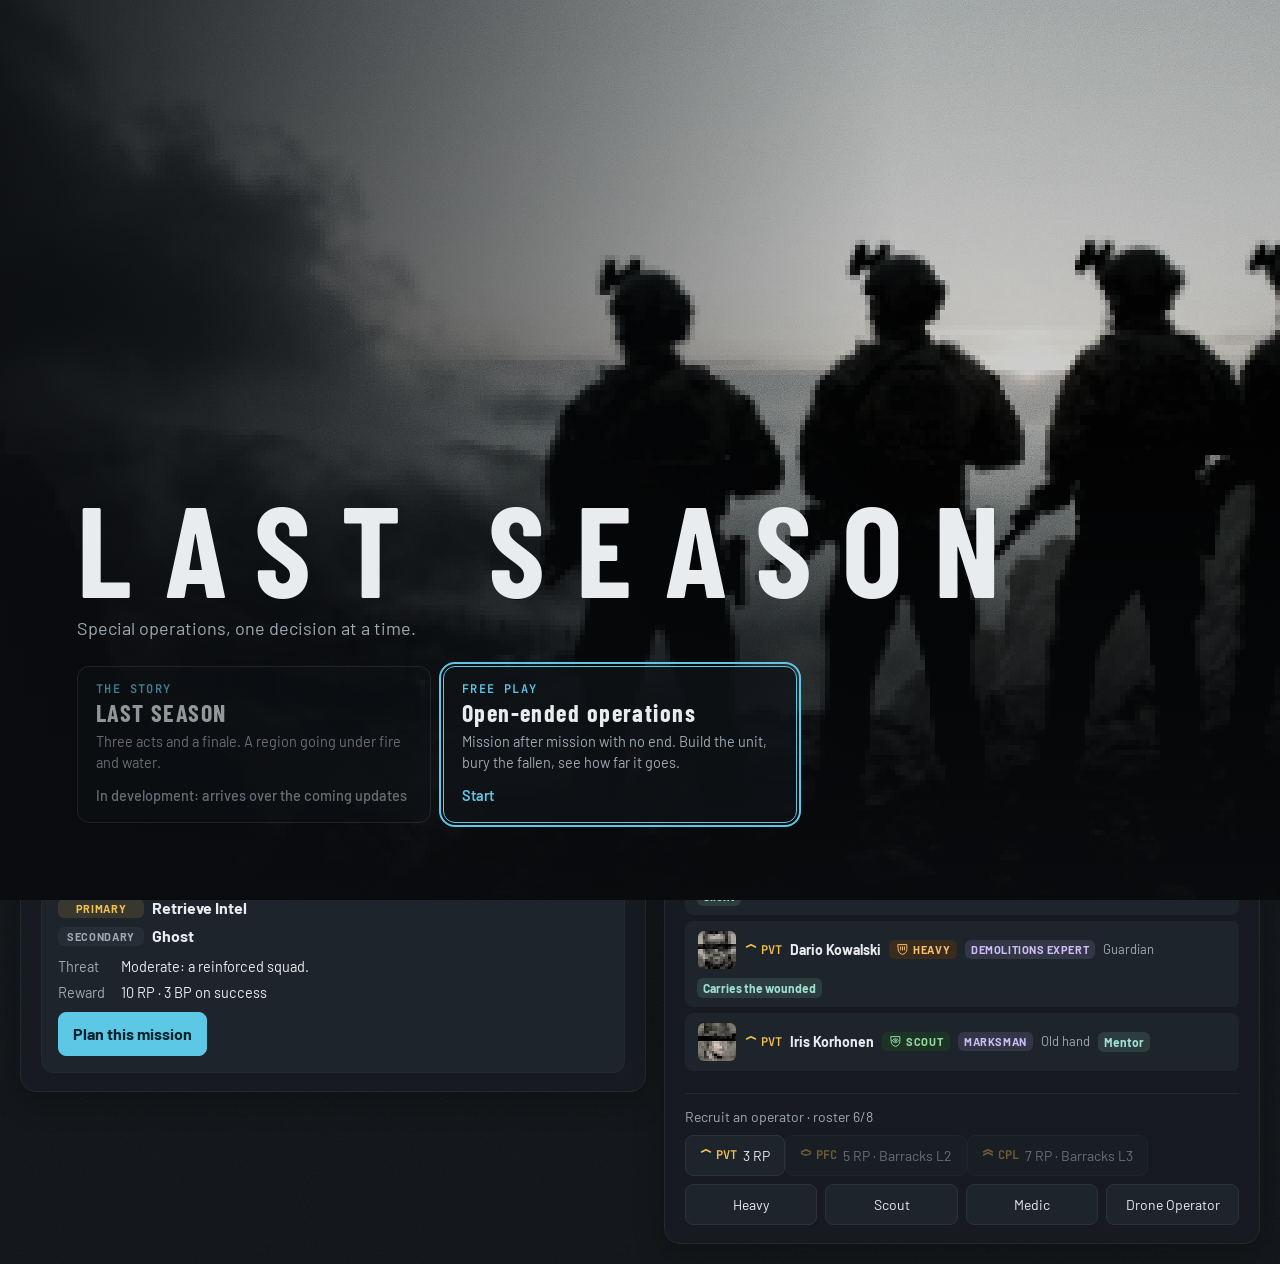
<file: ops.html>
<!doctype html>
<html lang="en">
<head>
<meta charset="utf-8">
<title>SKIRM</title>
<meta http-equiv="refresh" content="0; url=index.html">
<script>location.replace('index.html' + location.search + location.hash);</script>
</head>
<body><p>SKIRM has moved to <a href="index.html">index.html</a>.</p></body>
</html>
</file>
